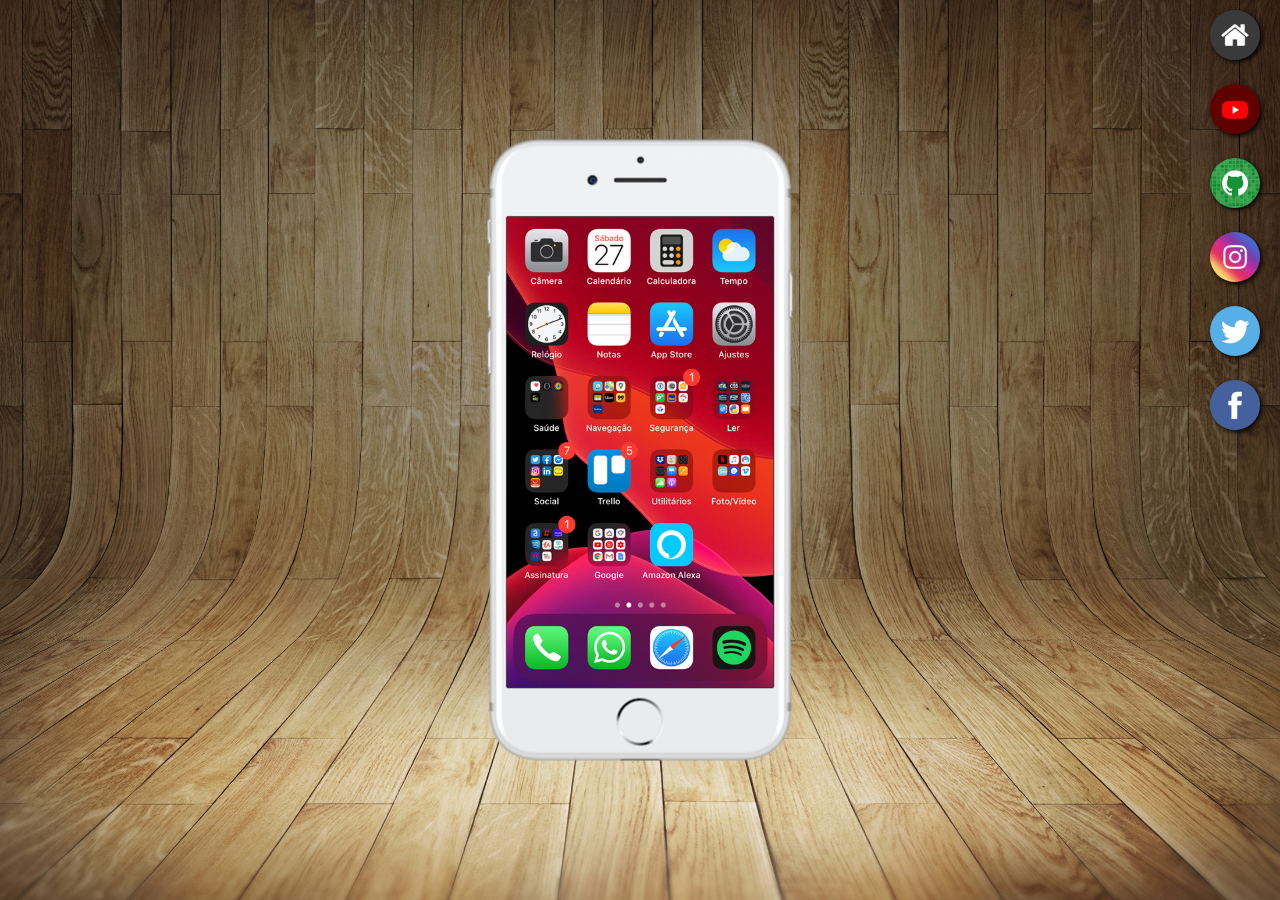
<file: index.html>
<!DOCTYPE html>
<html lang="pt-br">
<head>
    <meta charset="UTF-8">
    <meta name="viewport" content="width=device-width, initial-scale=1.0">
    <title>Projeto Redes Sociais</title>
    <link rel="stylesheet" href="estilos/style.css">
    <link rel="shortcut icon" href="favicon.ico" type="image/x-icon">
</head>
<body>
    <main>
        <section id="telefone">
            <iframe src="home.html" name="tela" id="tela" frameborder="0">
                Seu navegador não é compatível com isso.
            </iframe>
        </section>

        <section id="redes-sociais">
            <a href="home.html" target="tela"><img src="imagens/logo-home.jpg" alt=""></a><br>
            <a href="youtube.html" target="tela"> <img src="imagens/logo-youtube.jpg" alt=""></a><br>
            <a href="github.html" target="tela"><img src="imagens/logo-github.jpg" alt=""></a><br>
            <a href="instagram.html" target="tela"><img src="imagens/logo-instagram.jpg" alt=""></a><br>
            <a href="twitter.html" target="tela"><img src="imagens/logo-twitter.jpg" alt=""></a><br>
            <a href="facebook.html" target="tela"><img src="imagens/logo-facebook.jpg" alt=""></a><br>
        </section>
    </main>
    
</body>
</html>
</file>
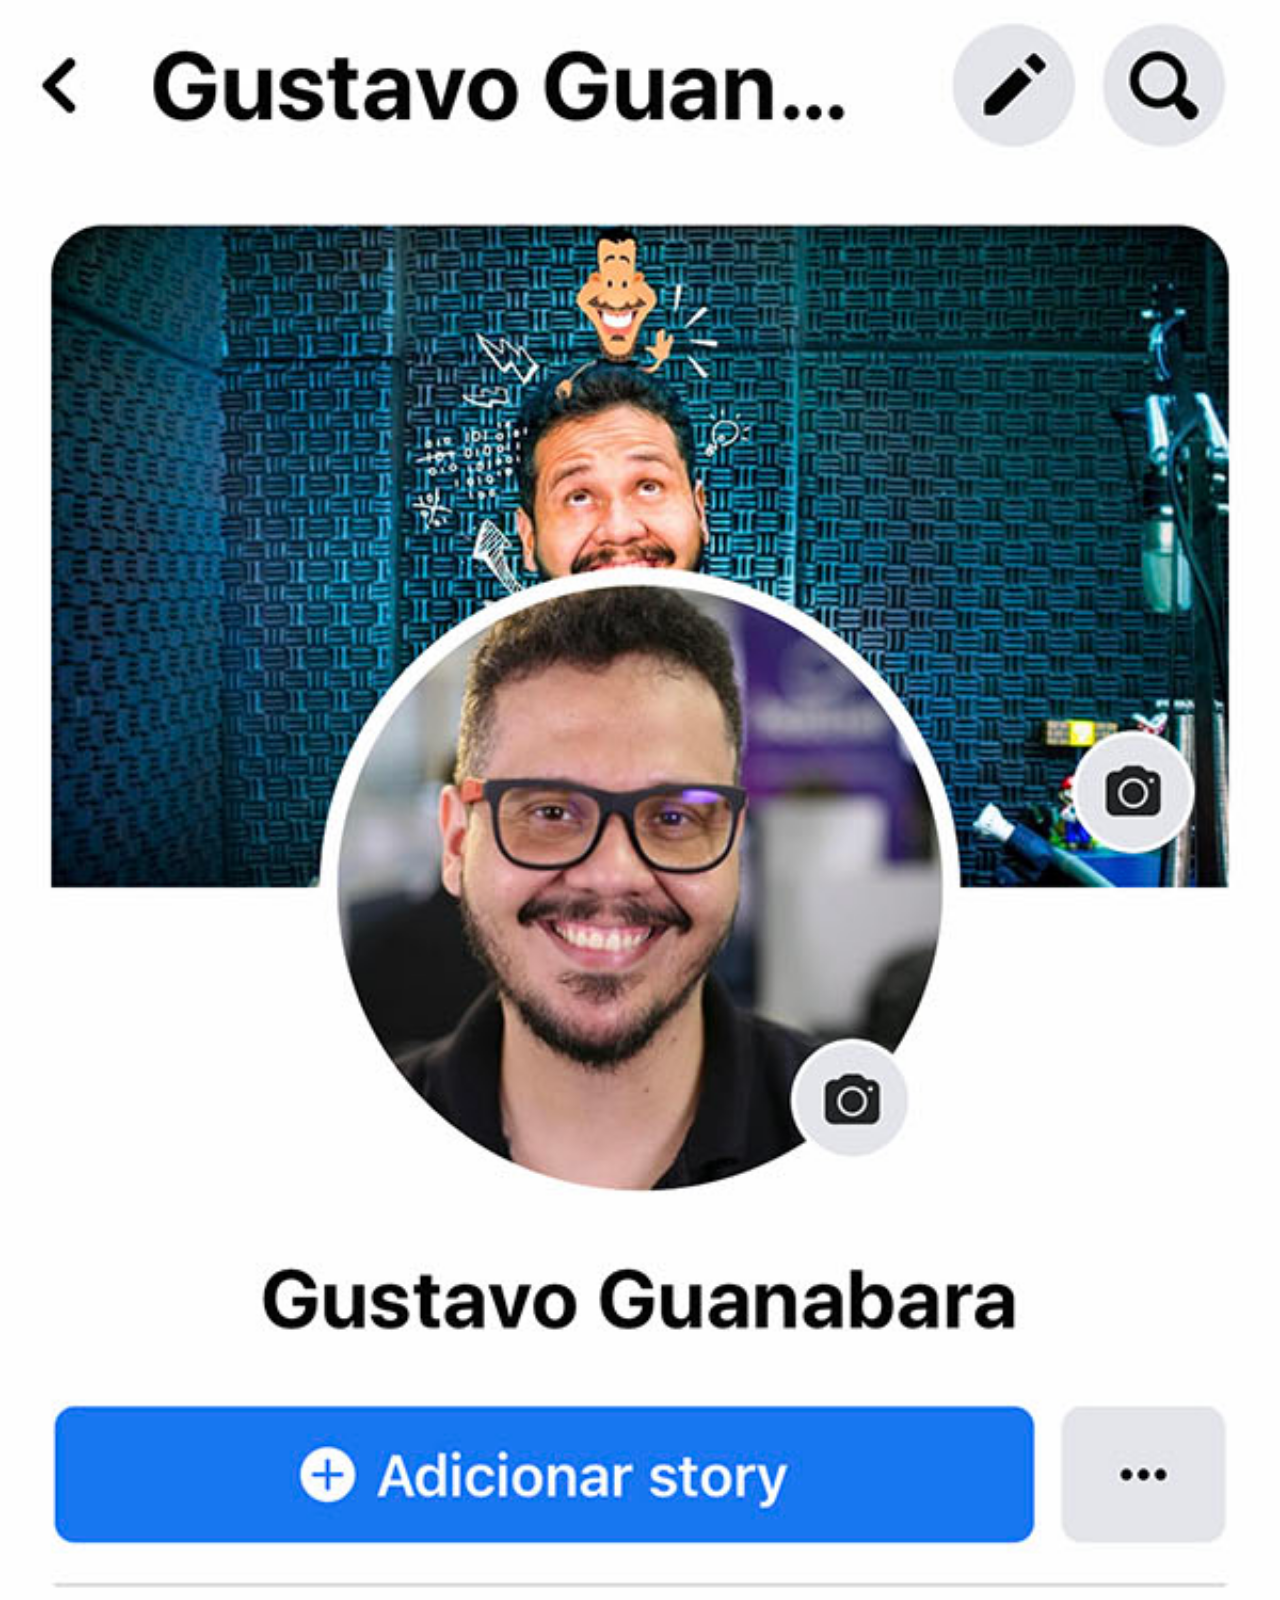
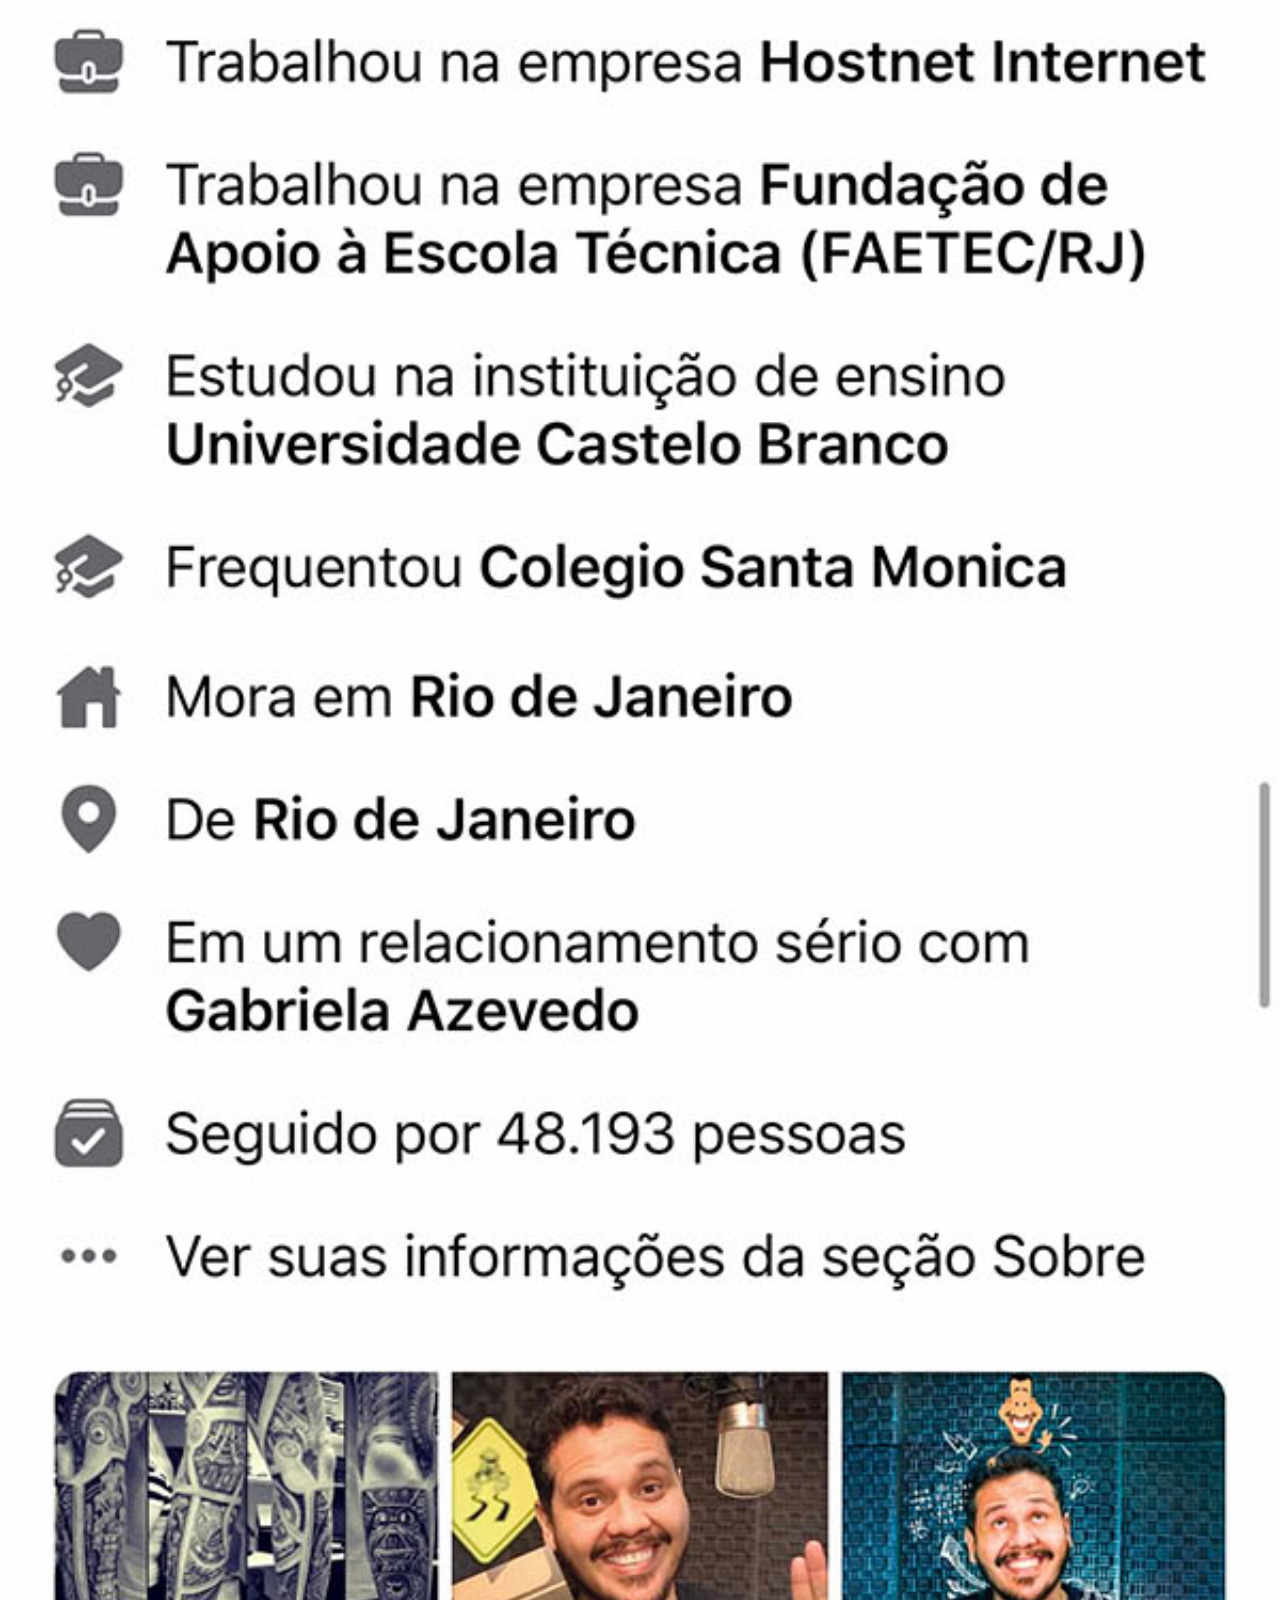
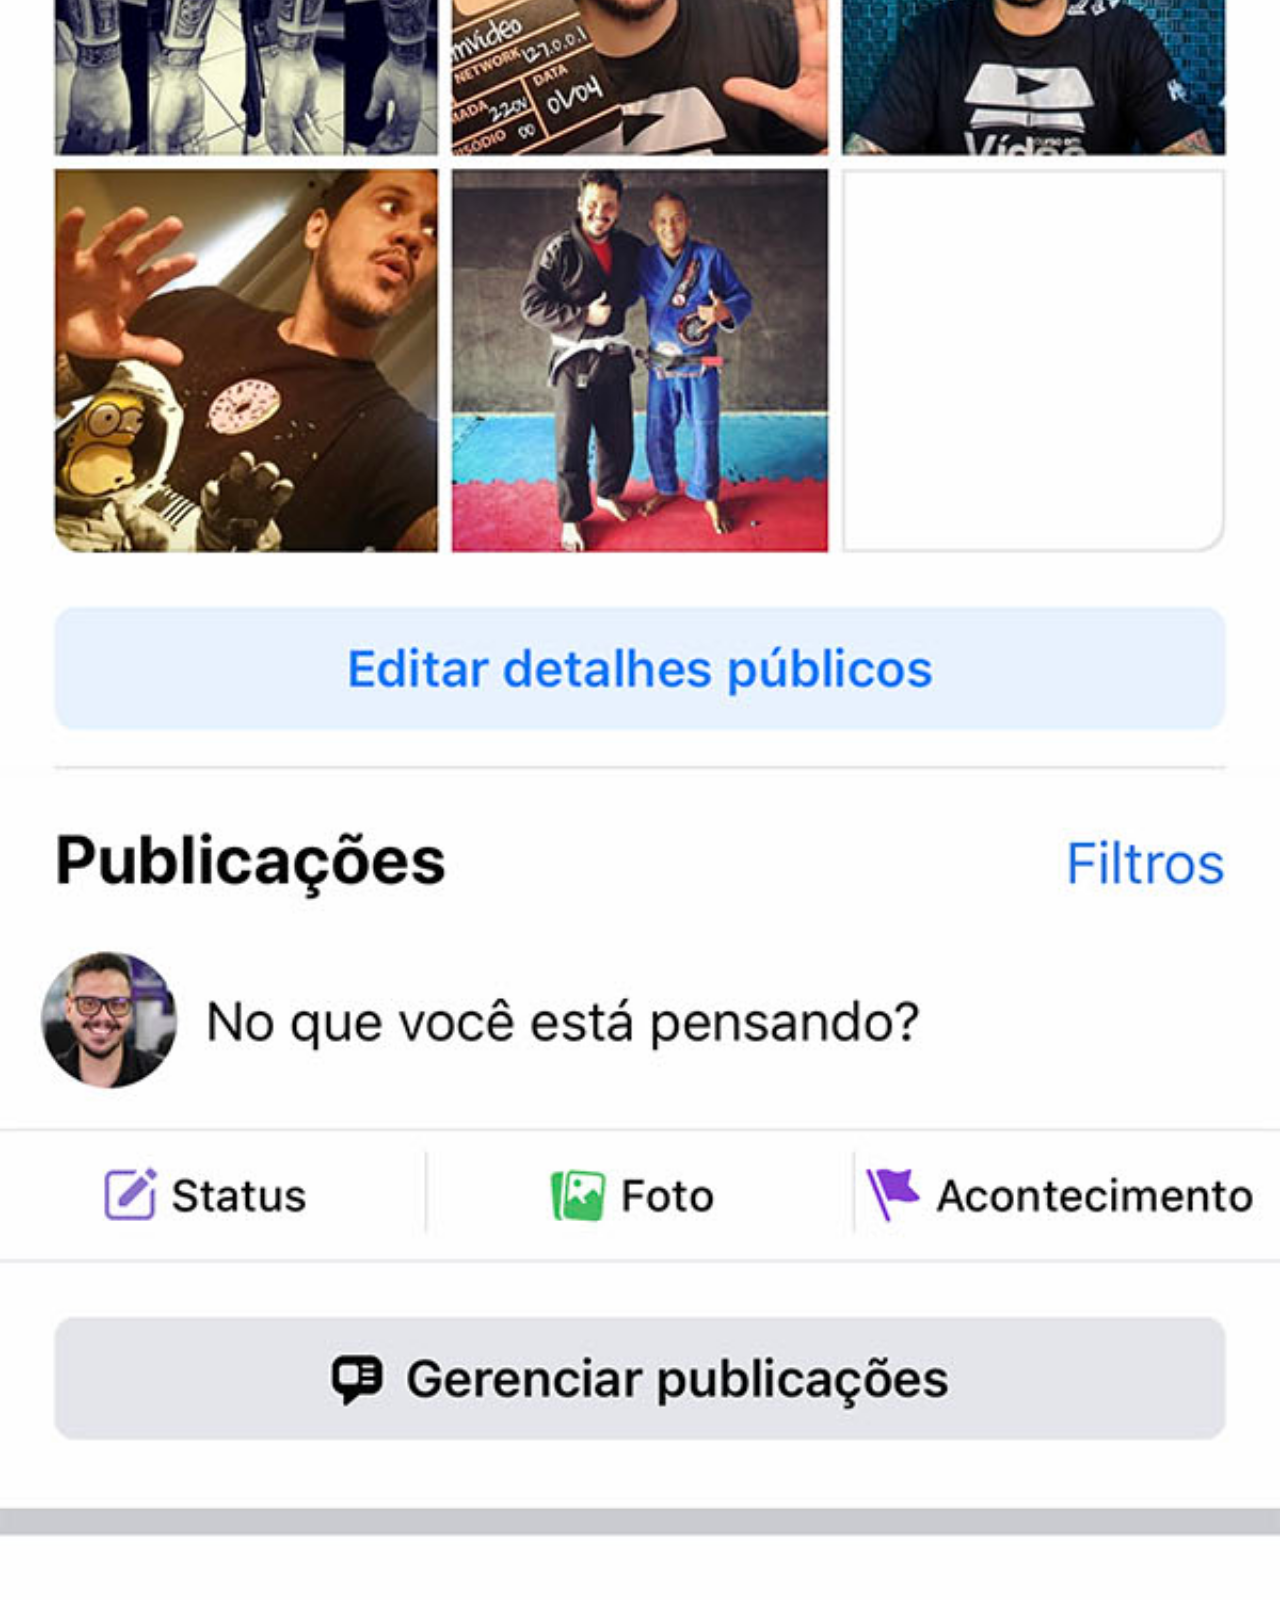
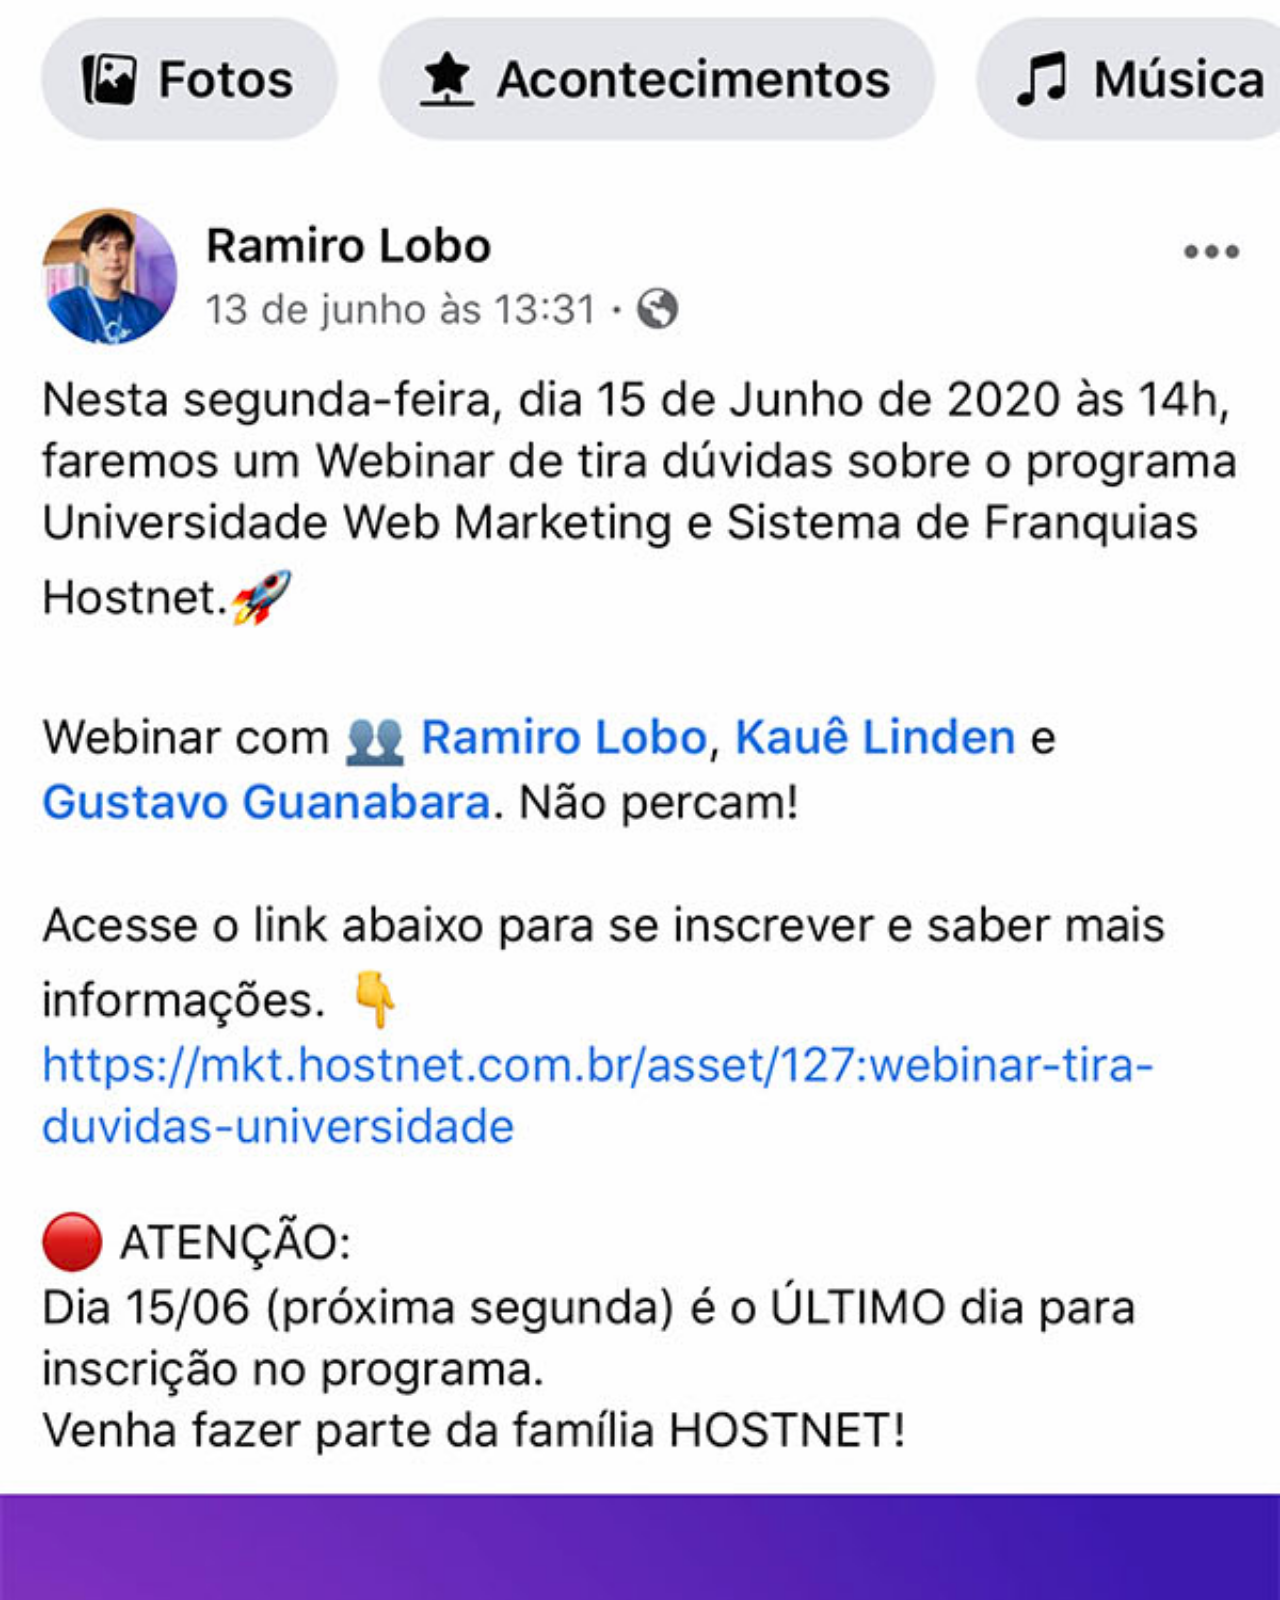
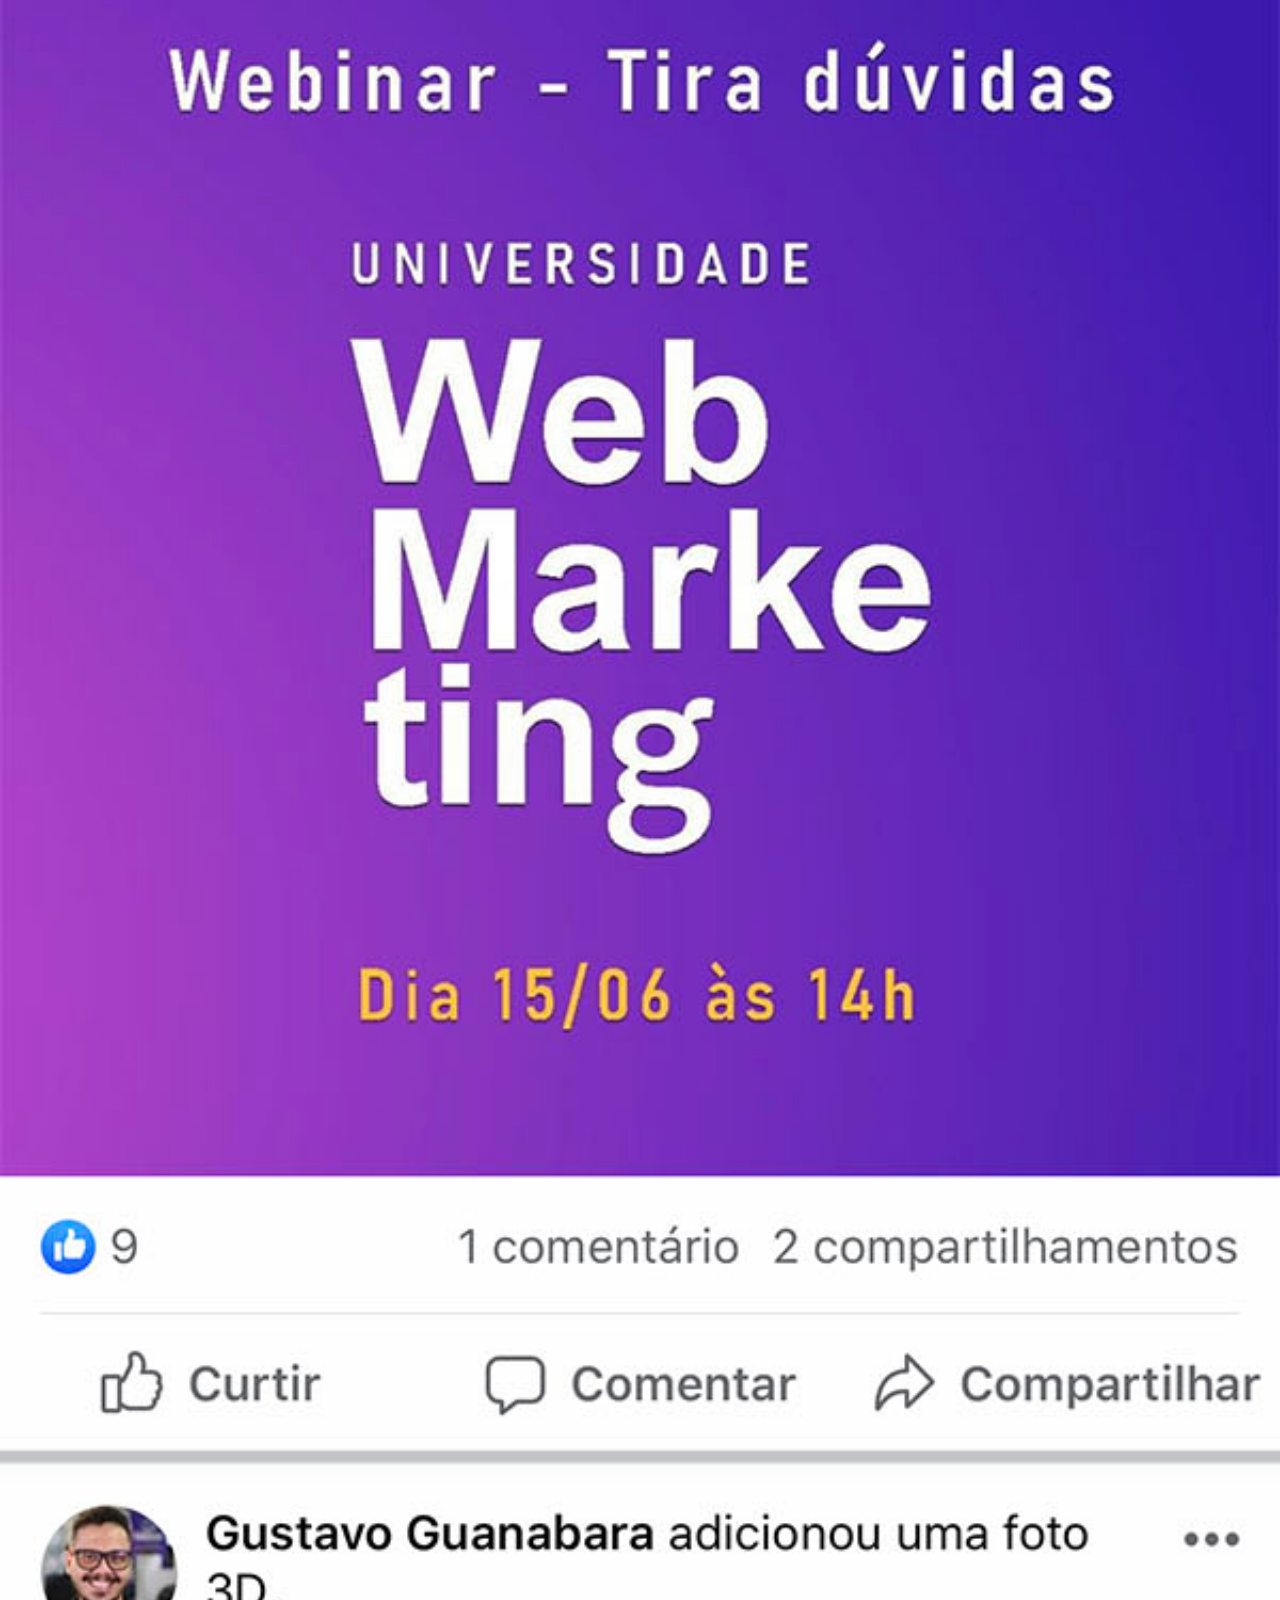
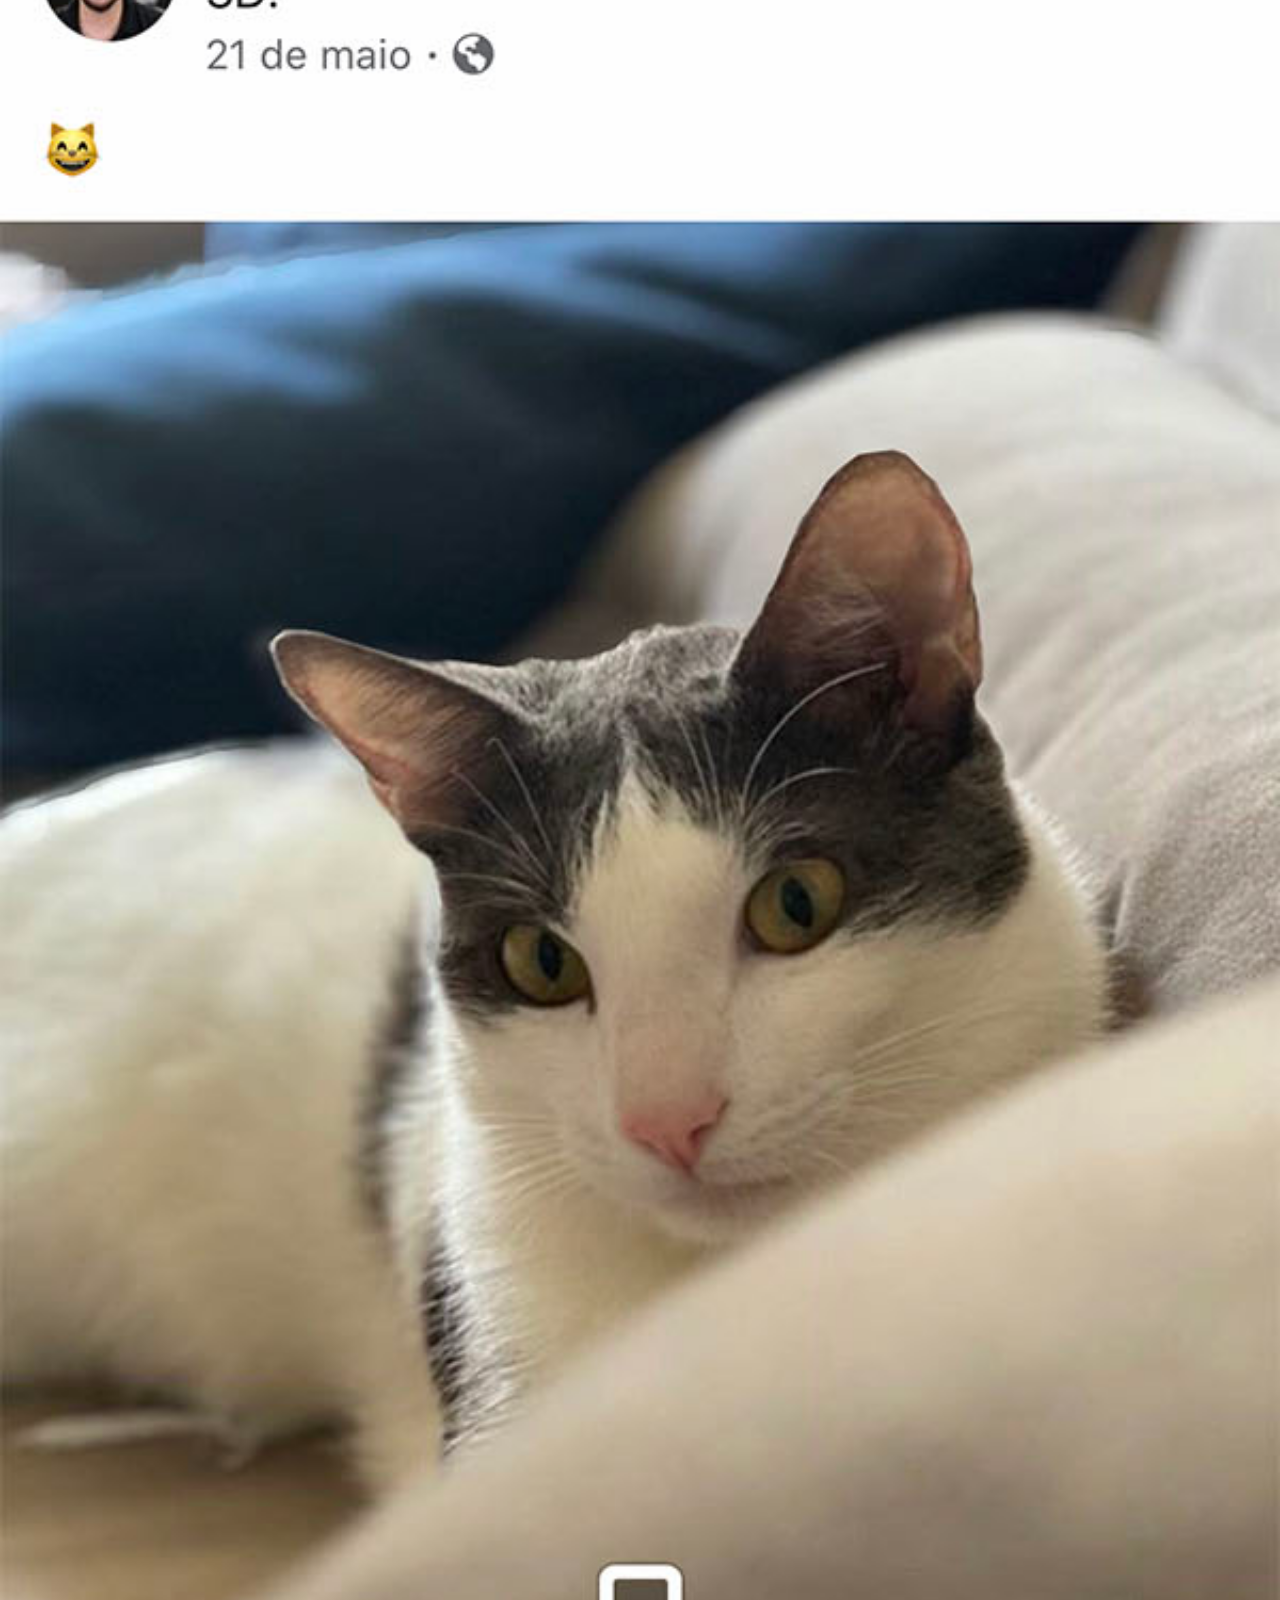
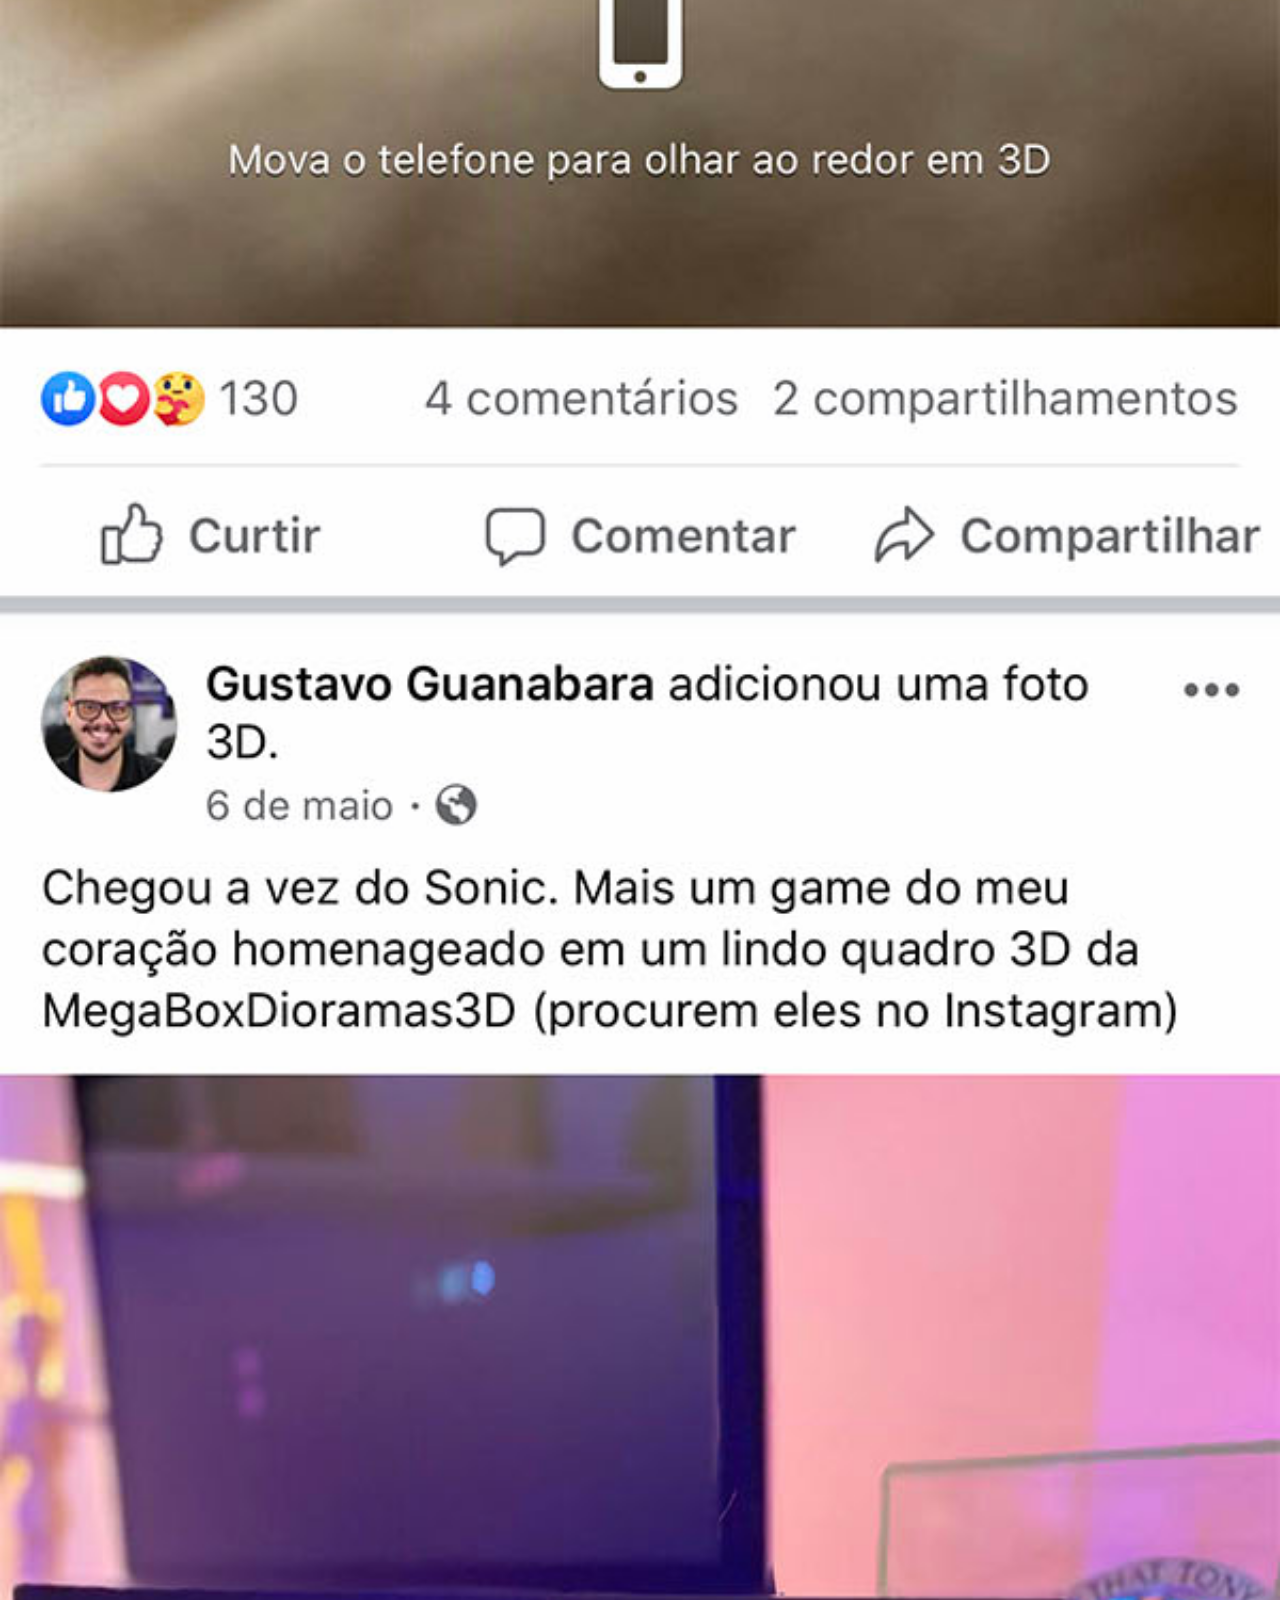
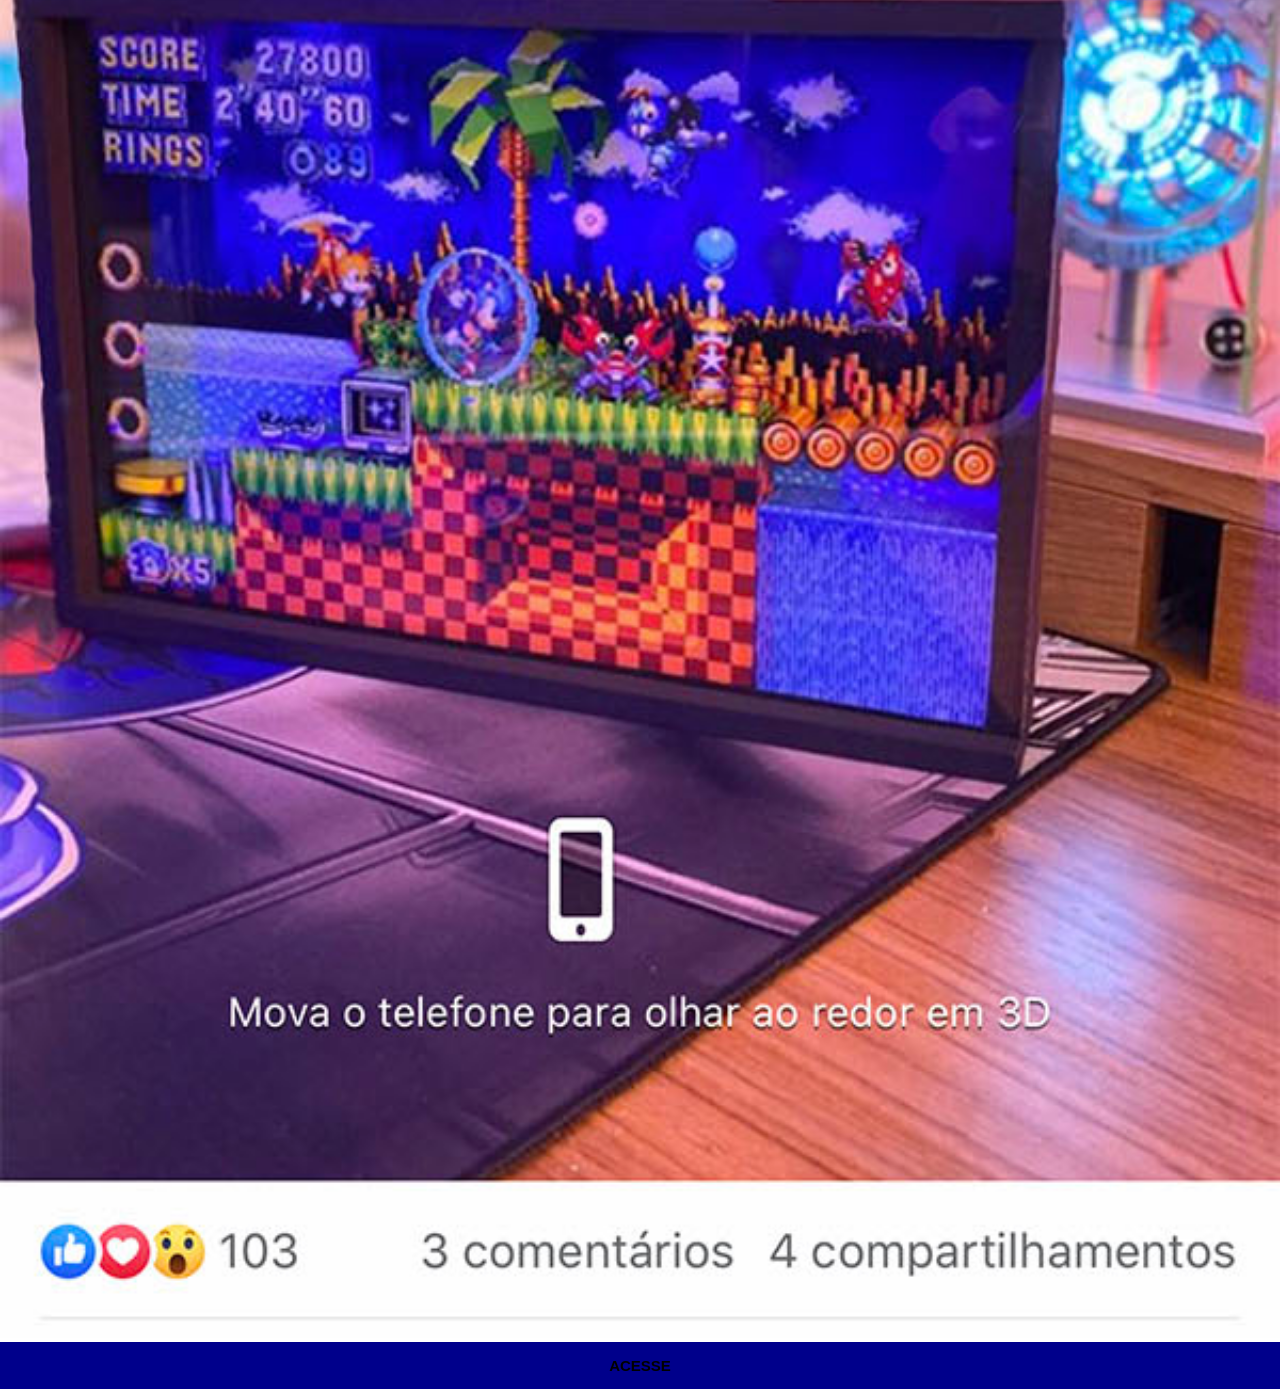
<file: facebook.html>
<!DOCTYPE html>
<html lang="pt-br">
<head>
    <meta charset="UTF-8">
    <meta name="viewport" content="width=device-width, initial-scale=1.0">
    <title>Facebook</title>
    <link rel="stylesheet" href="estilos/social.css">
</head>
<body>
    <img src="imagens/tela-facebook.jpg" alt="Facebook">
    <a href="https://www.facebook.com/gustavoguanabara/?locale=pt_BR" target="_blank">ACESSE</a>
</body>
</html>
</file>
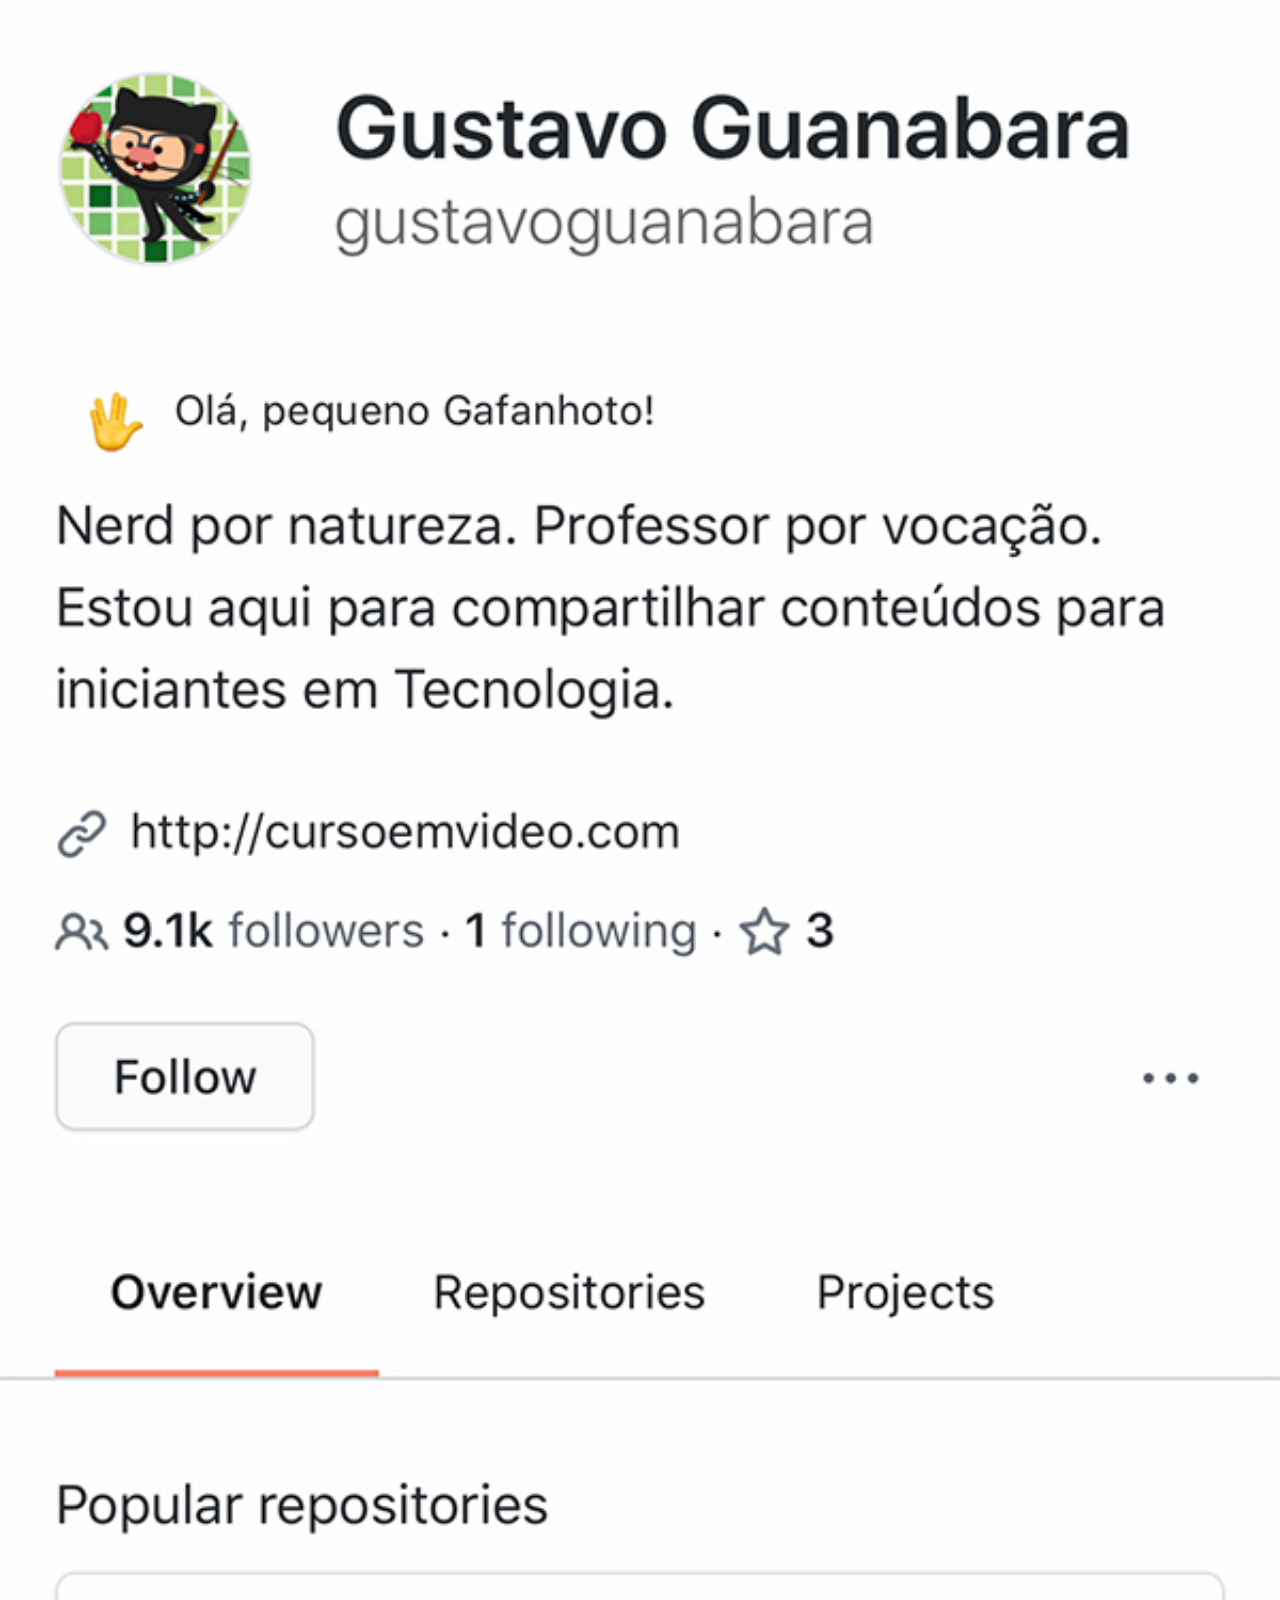
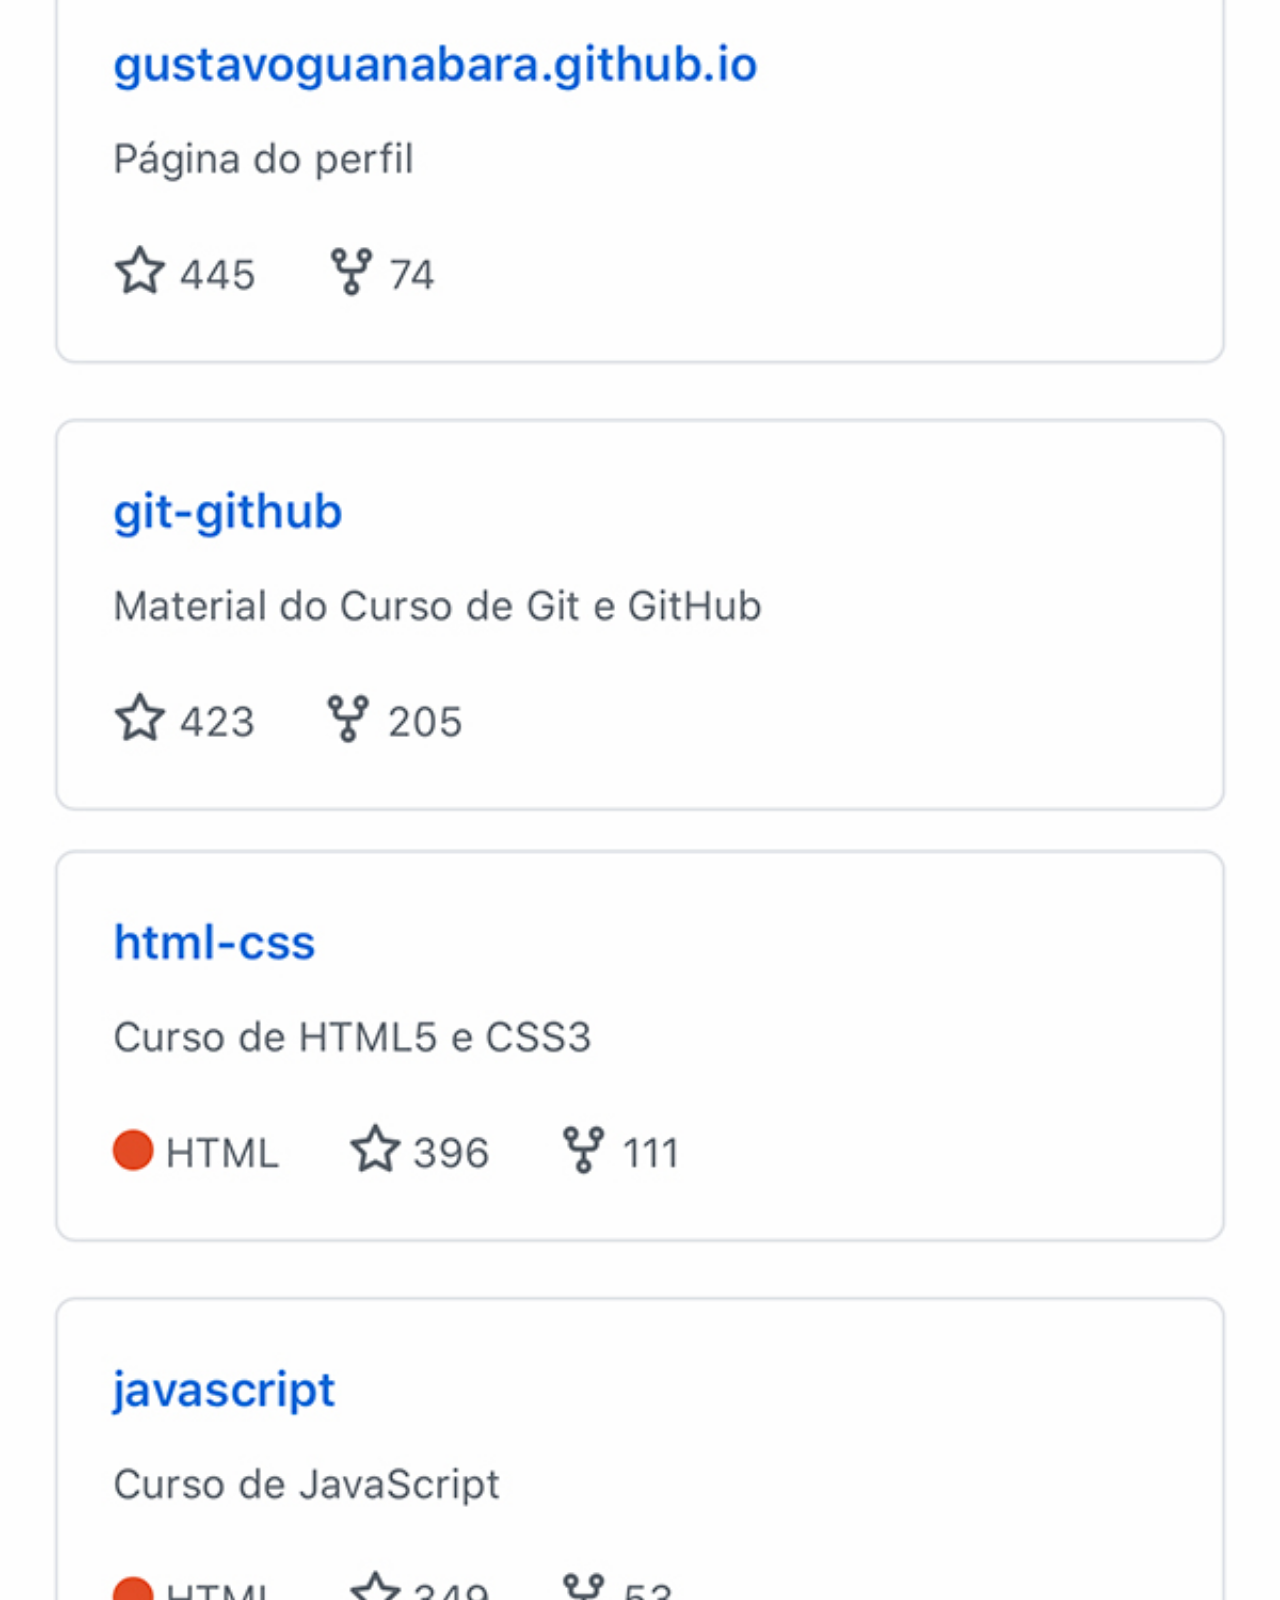
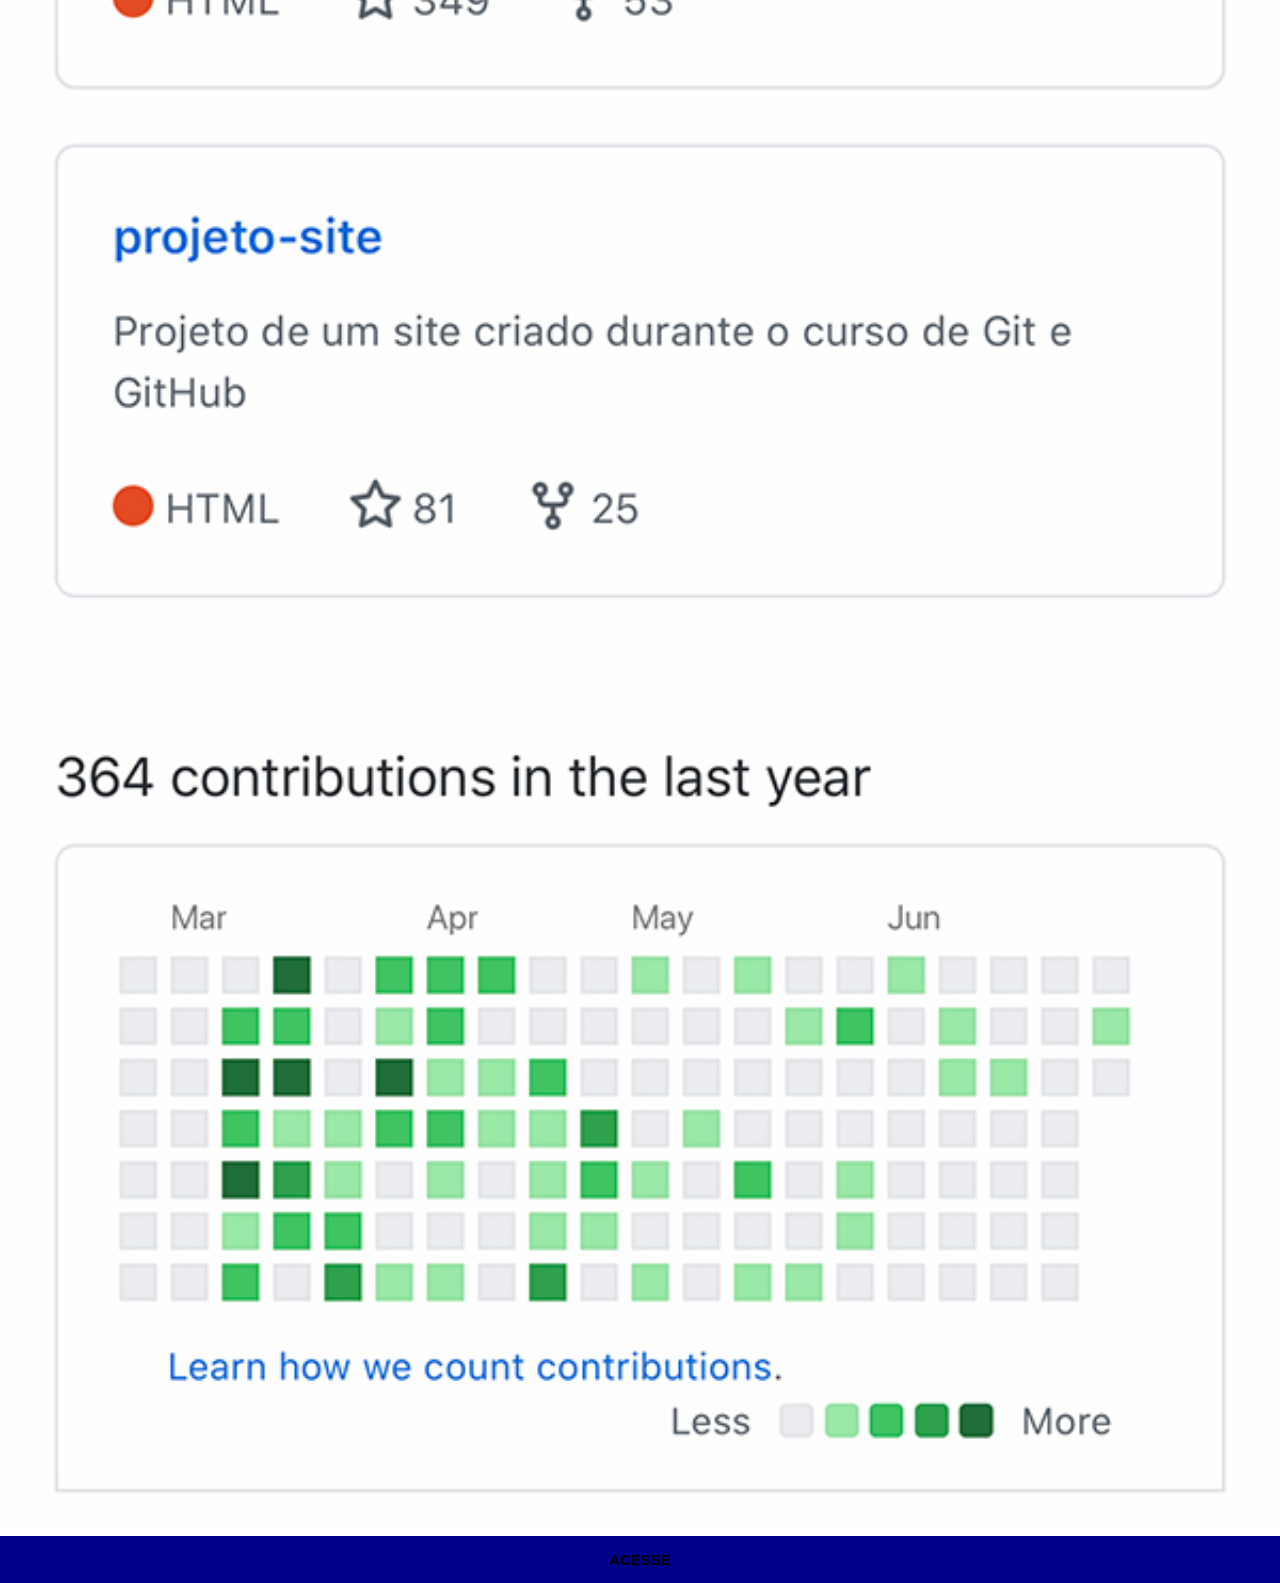
<file: github.html>
<!DOCTYPE html>
<html lang="pt-br">
<head>
    <meta charset="UTF-8">
    <meta name="viewport" content="width=device-width, initial-scale=1.0">
    <title>Github</title>
    <link rel="stylesheet" href="estilos/social.css">
</head>
<body>
    <img src="imagens/tela-github.jpg" alt="Github">
    <a href="https://github.com/gustavoguanabara" target="_blank">ACESSE</a>
</body>
</html>
</file>
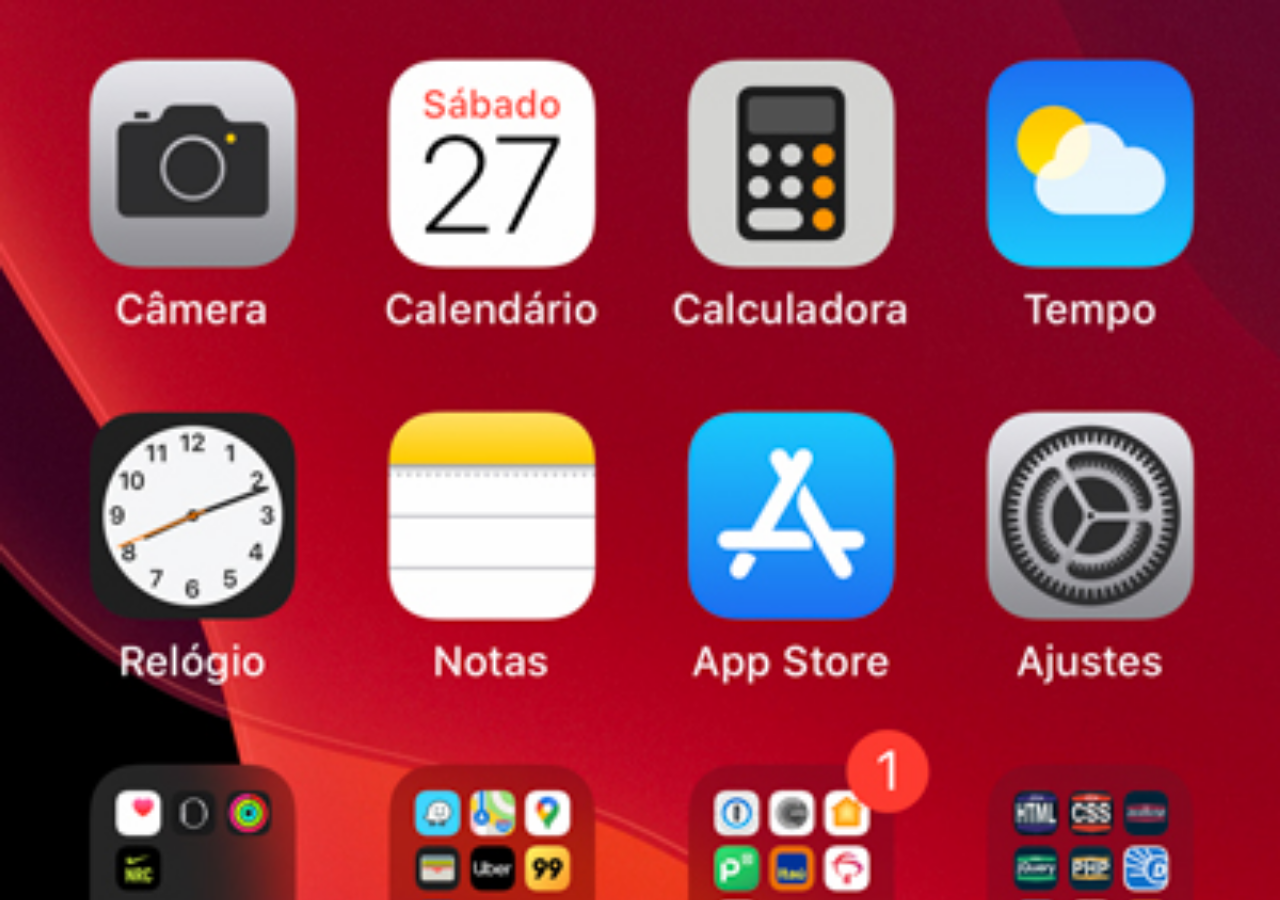
<file: home.html>
<!DOCTYPE html>
<html lang="pt-br">
<head>
    <meta charset="UTF-8">
    <meta name="viewport" content="width=device-width, initial-scale=1.0">
    <title>Home</title>
</head>
<style>

    * {
        margin: 0px;
        padding: 0px;
    }

    body{
        width: 100vw;
        height: 100vh;
        background: black url(imagens/tela-home.jpg) no-repeat top center;
        background-size:cover;
    }

</style>
<body>
    
</body>
</html>
</file>
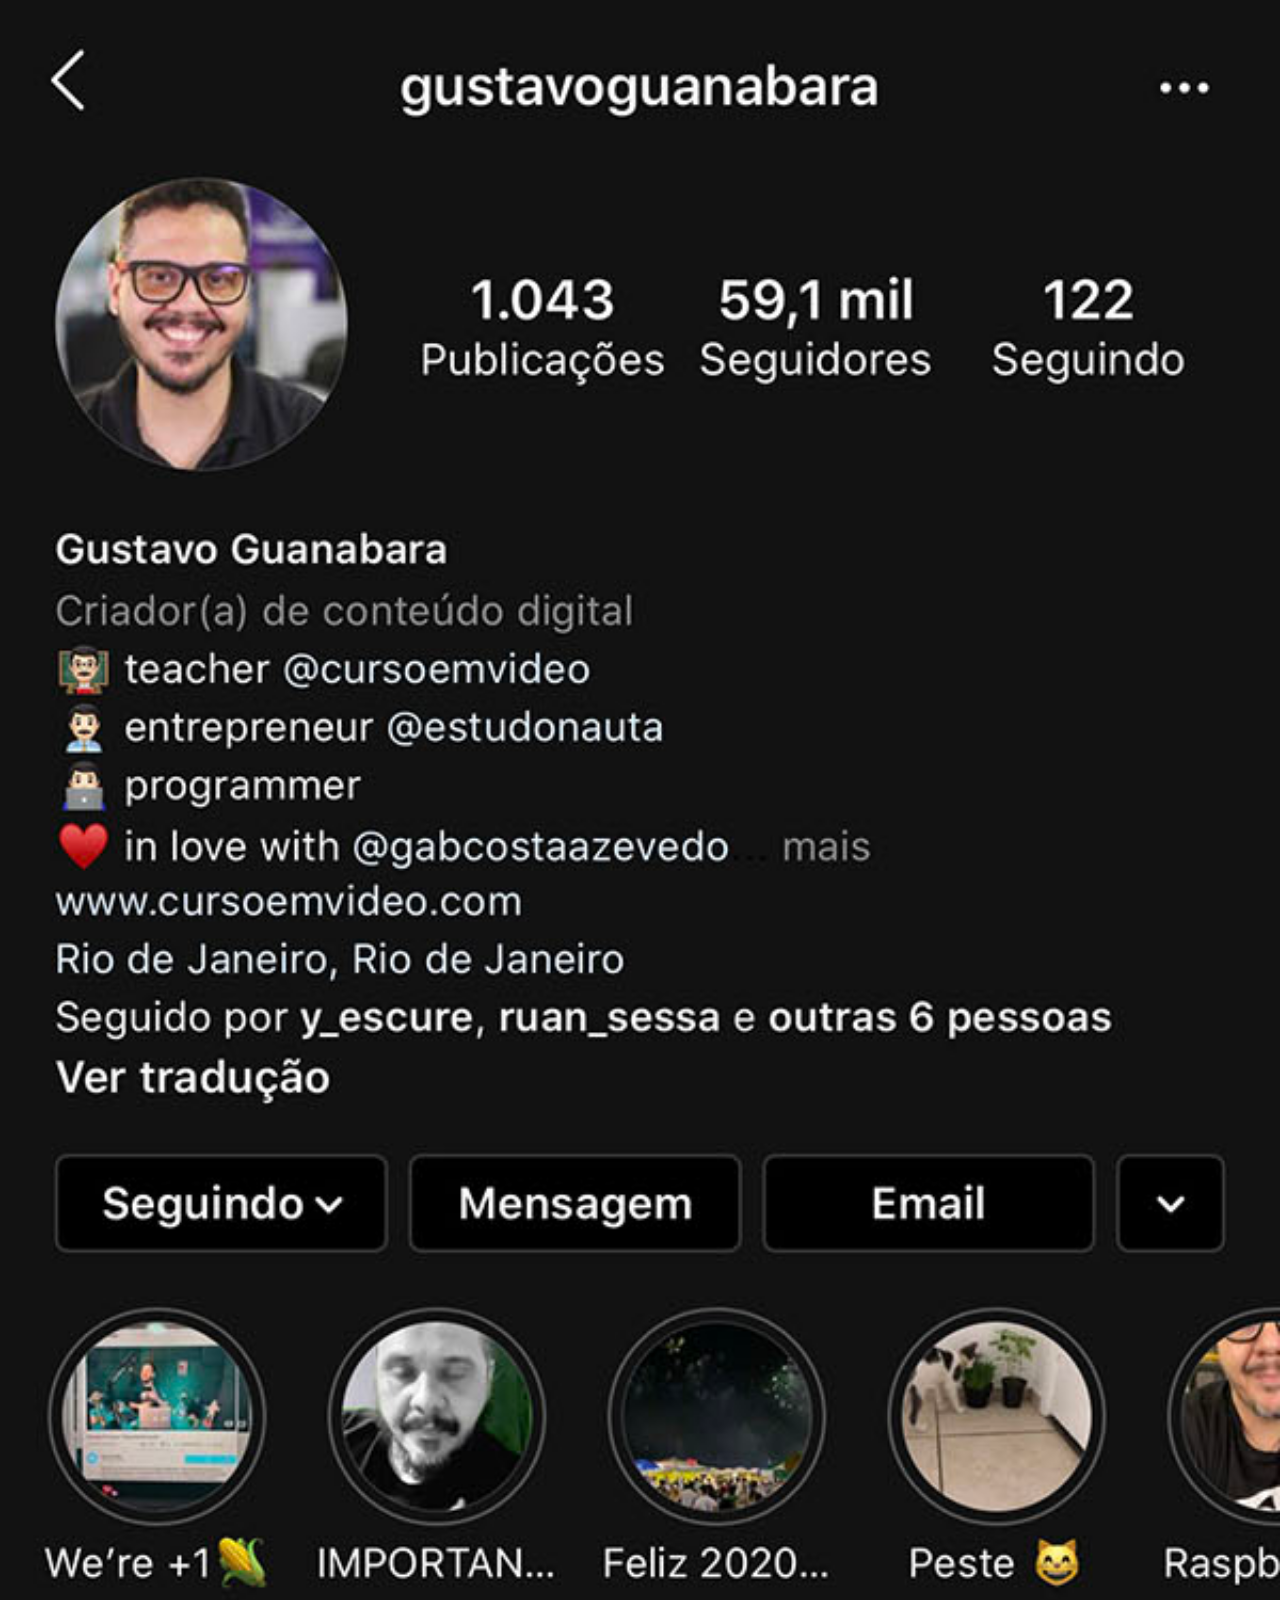
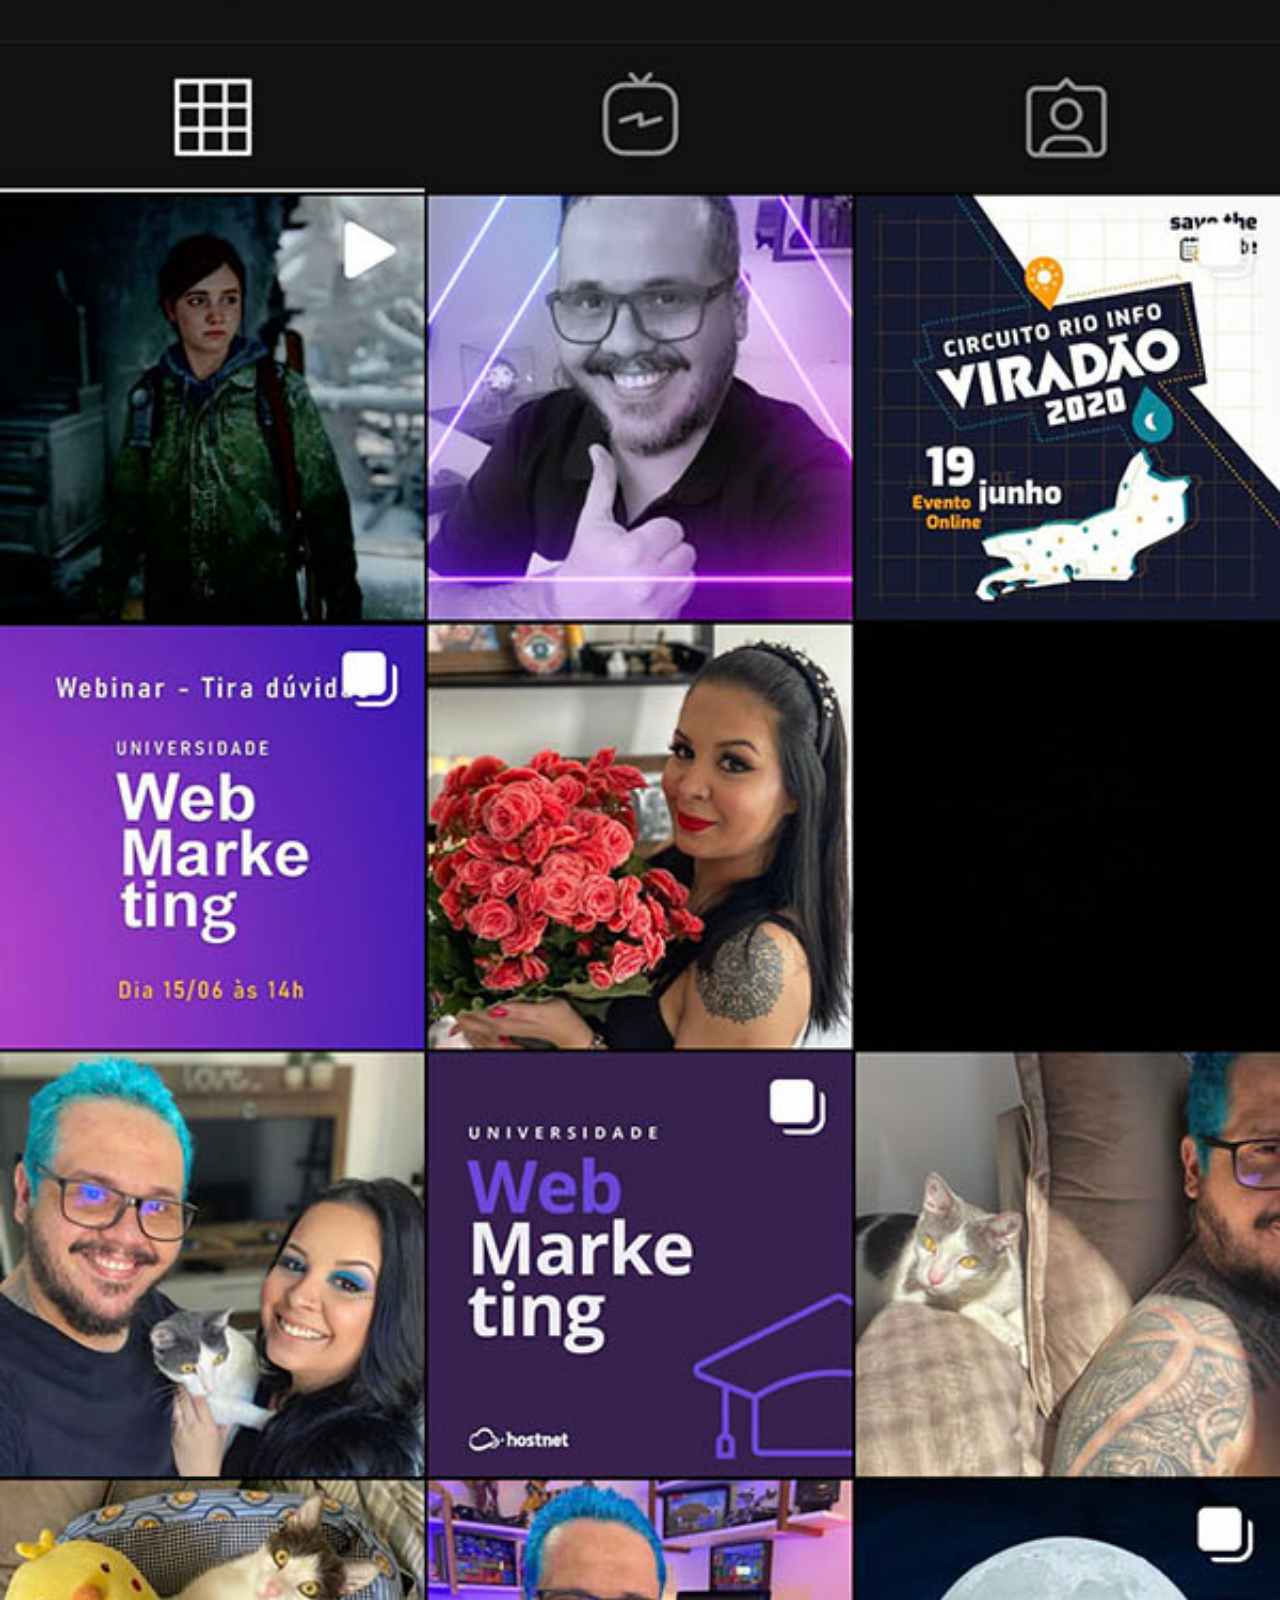
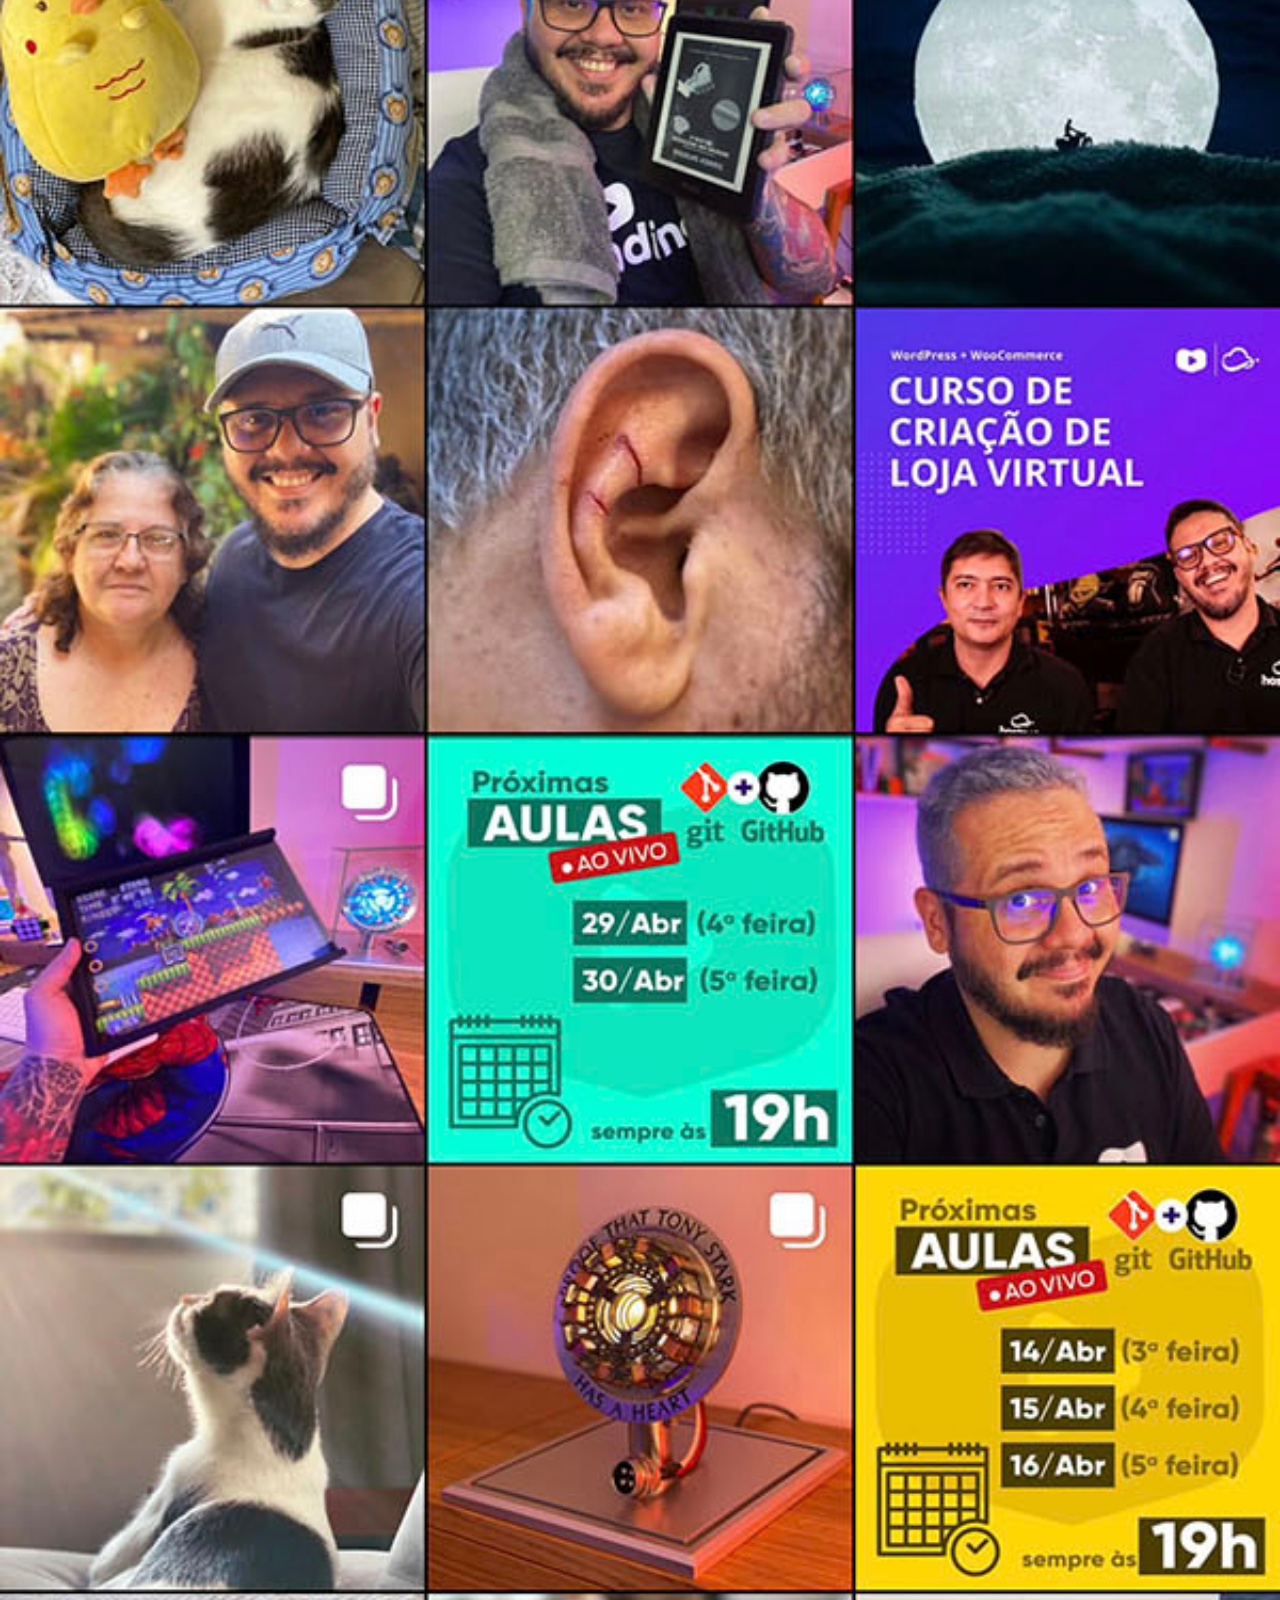
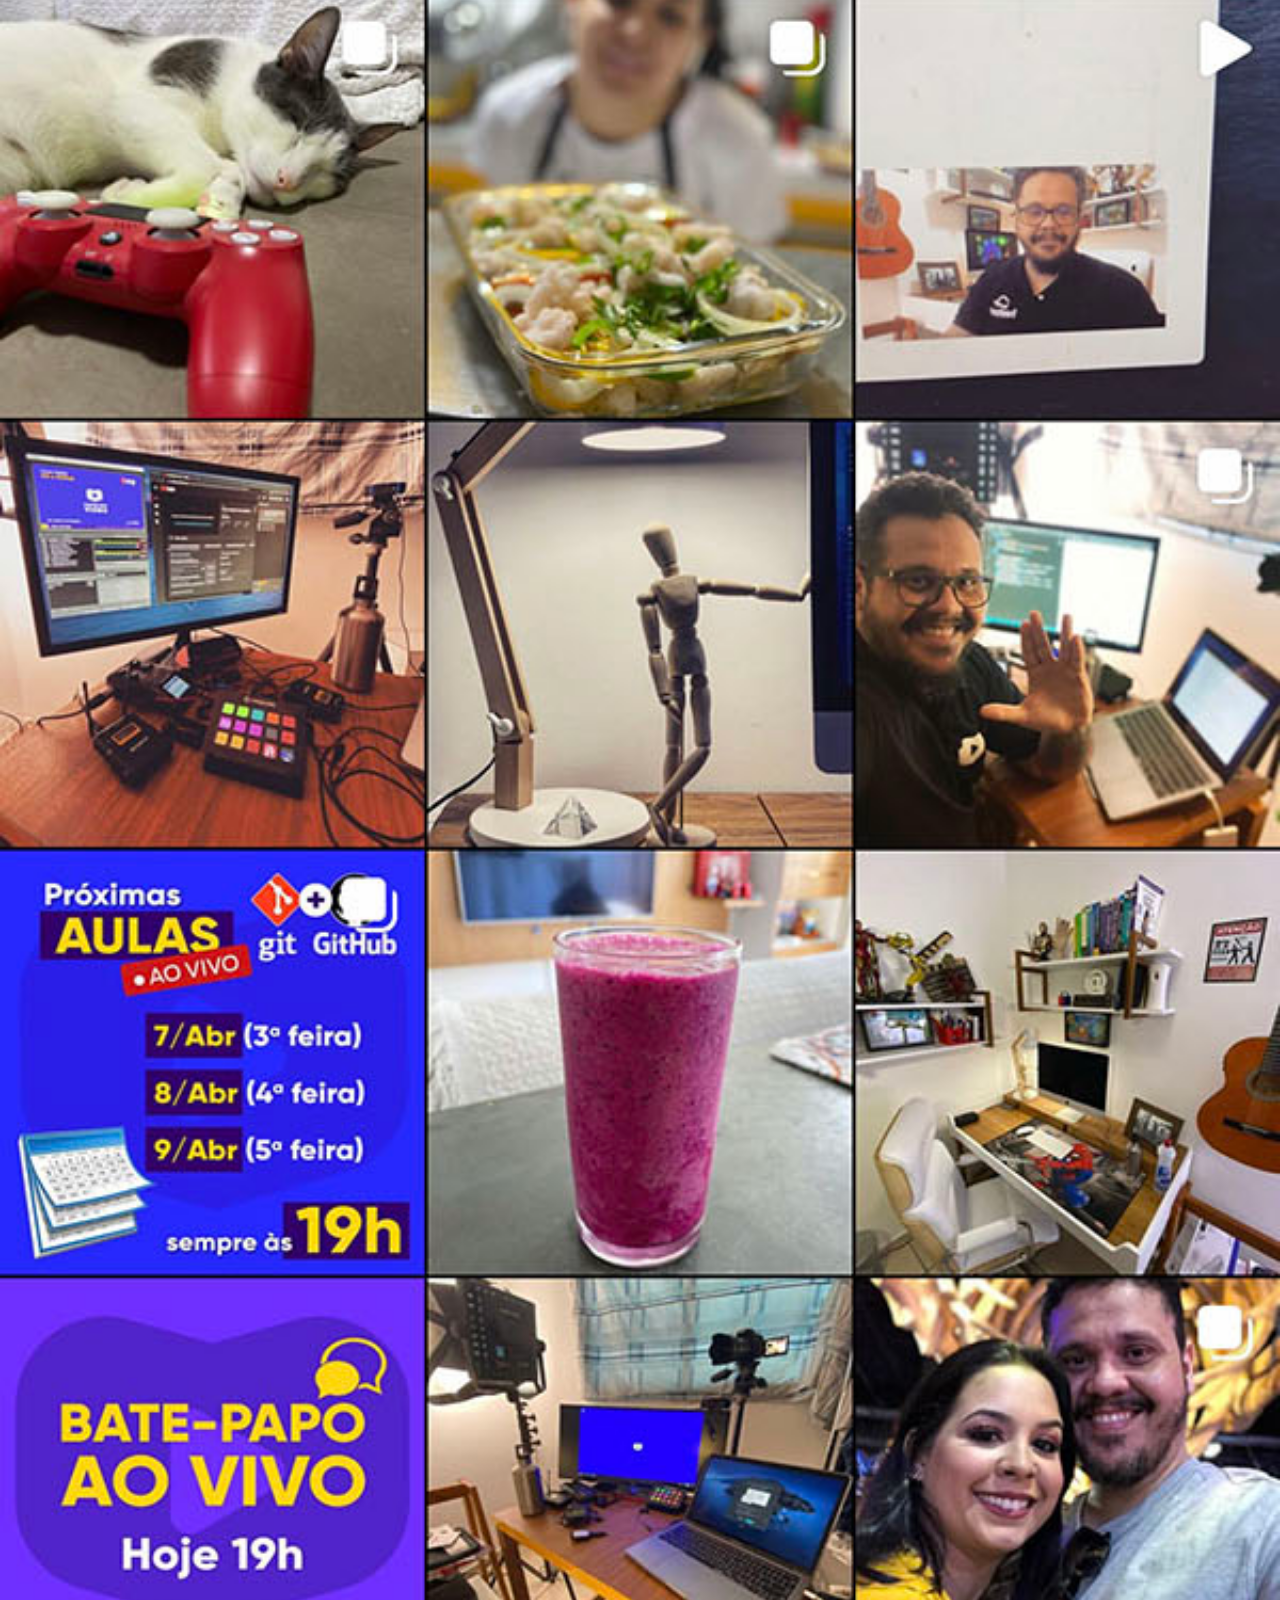
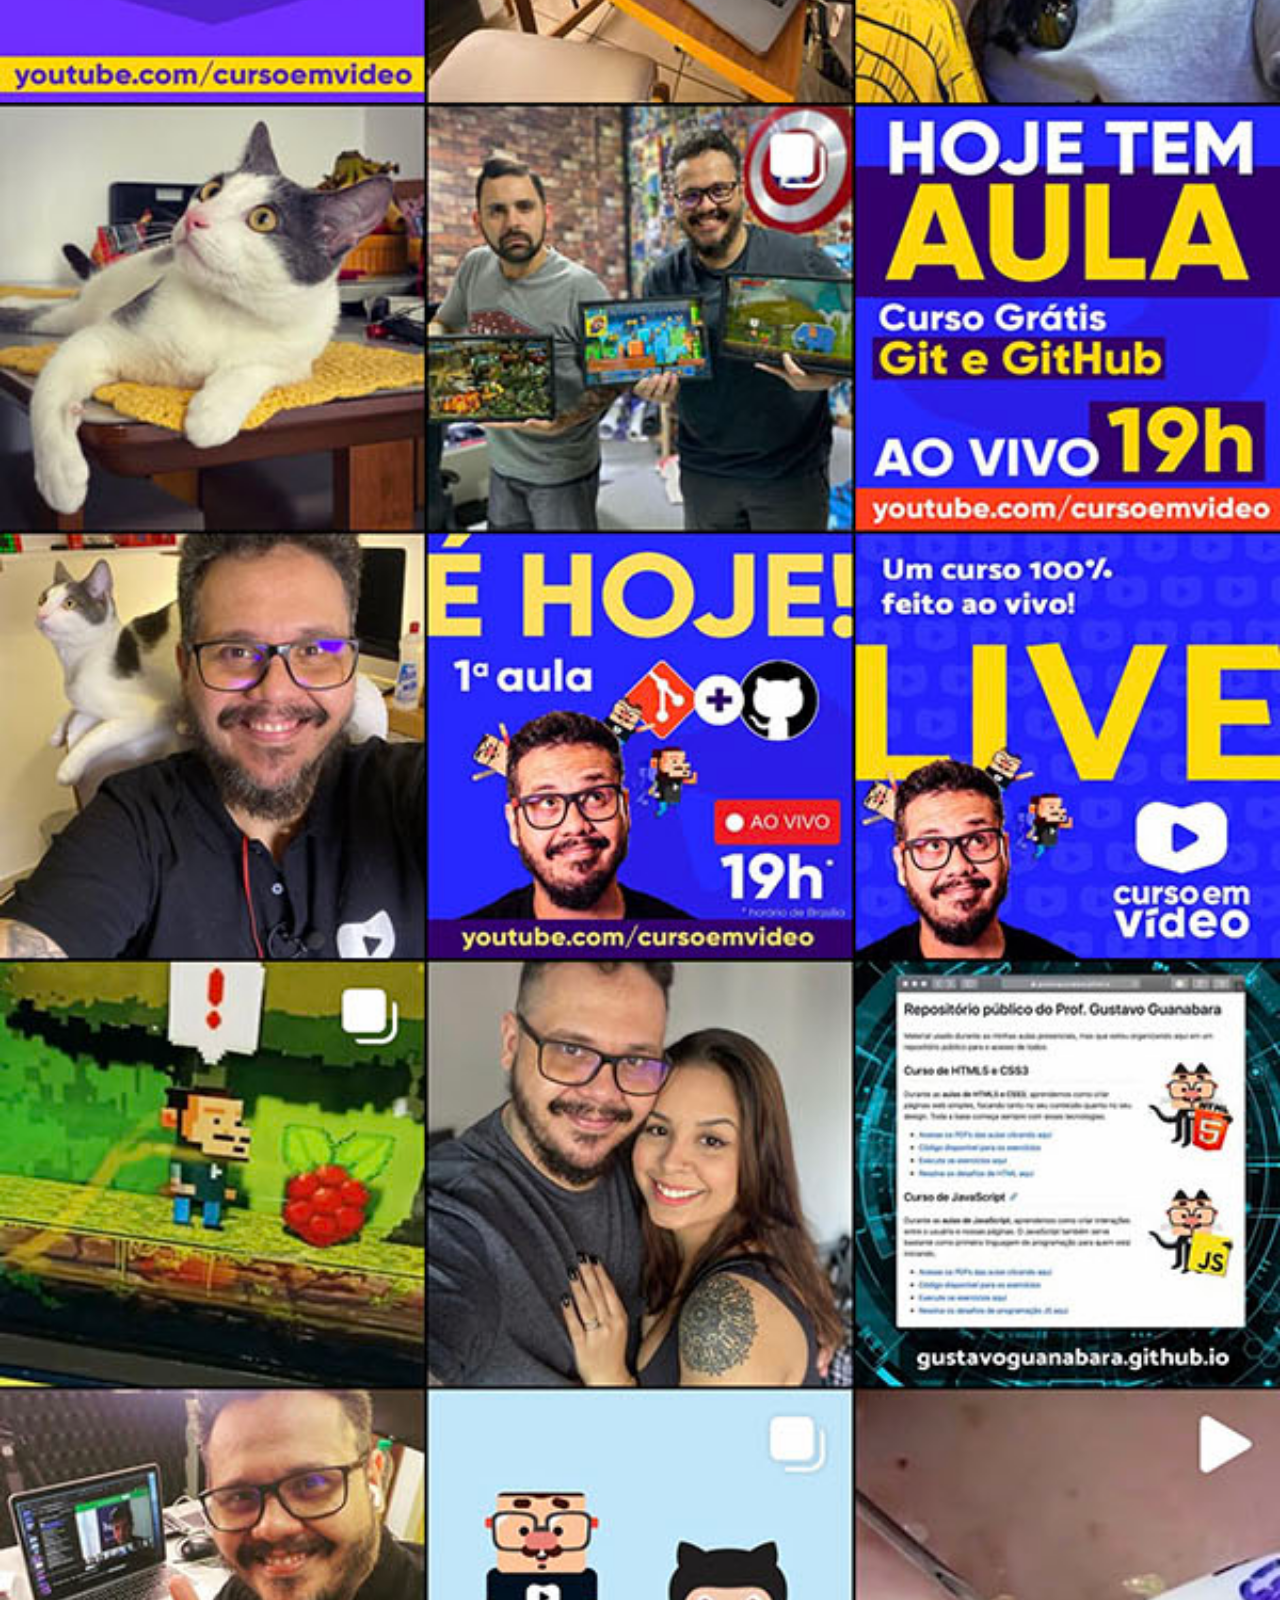
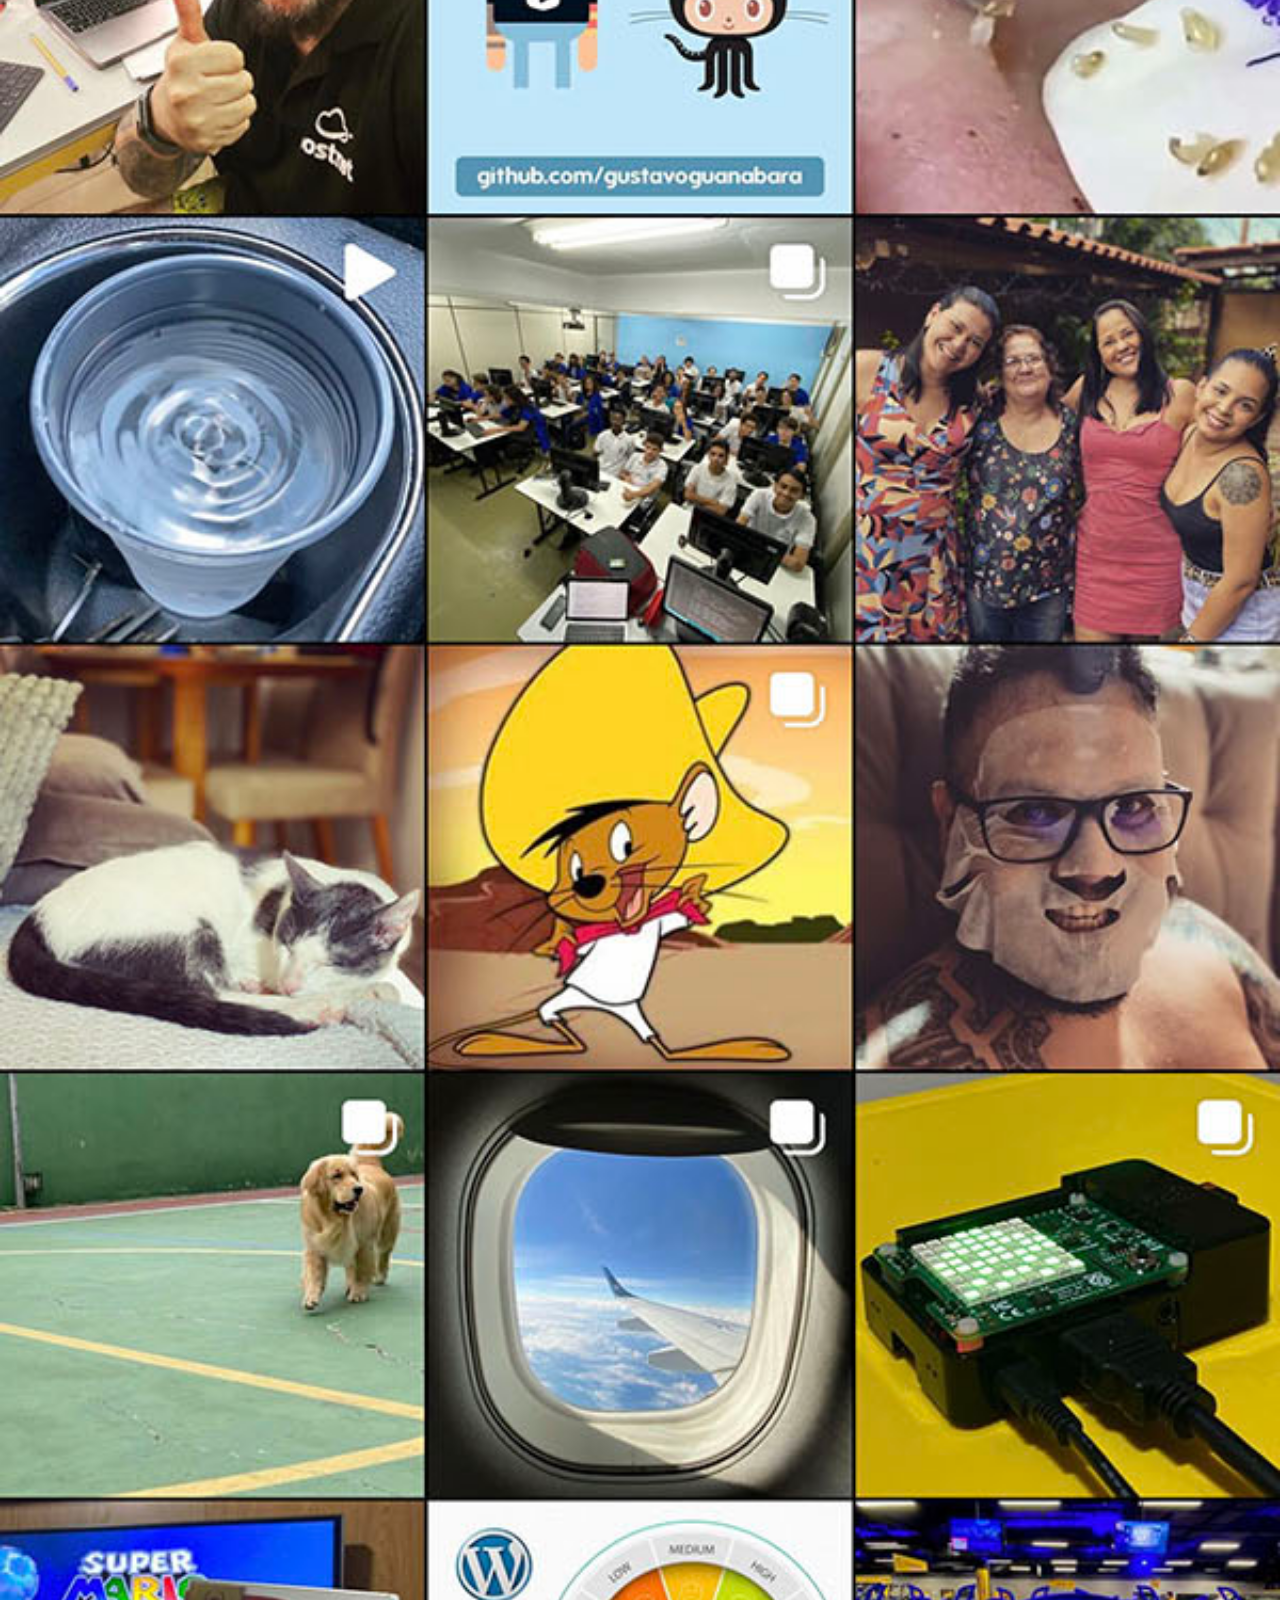
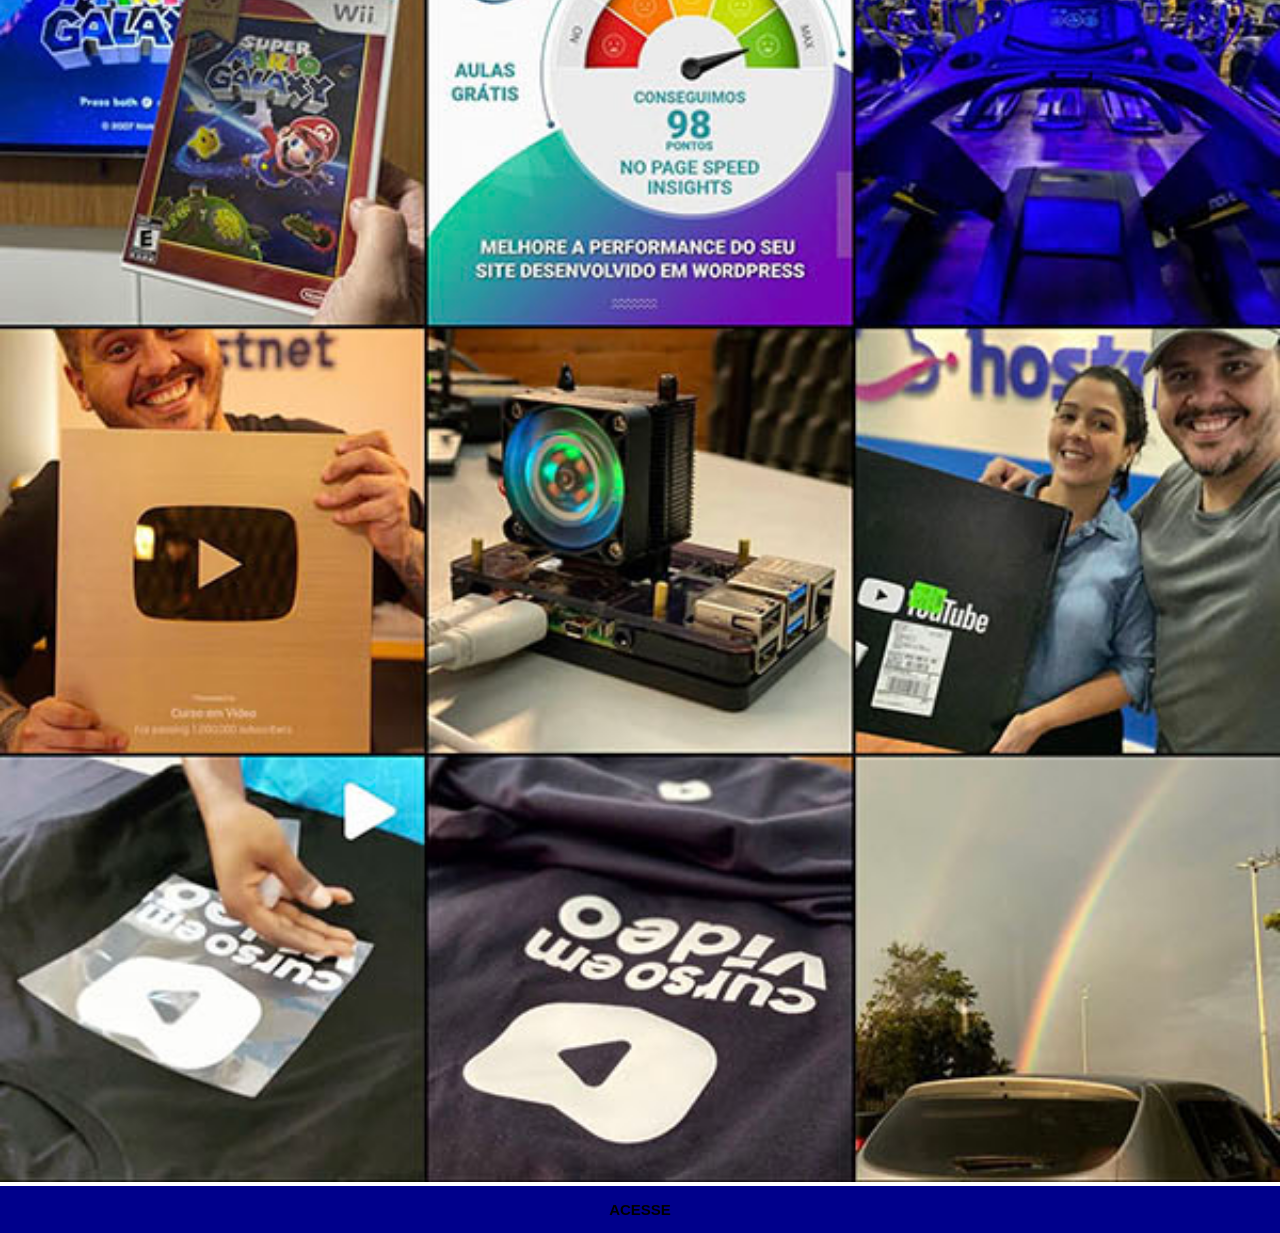
<file: instagram.html>
<!DOCTYPE html>
<html lang="pt-br">
<head>
    <meta charset="UTF-8">
    <meta name="viewport" content="width=device-width, initial-scale=1.0">
    <title>Instagram</title>
    <link rel="stylesheet" href="estilos/social.css">
</head>
<body>
    <img src="imagens/tela-instagram.jpg" alt="Instagram">
    <a href="https://www.instagram.com/gustavoguanabara" target="_blank">ACESSE</a>
</body>
</html>
</file>
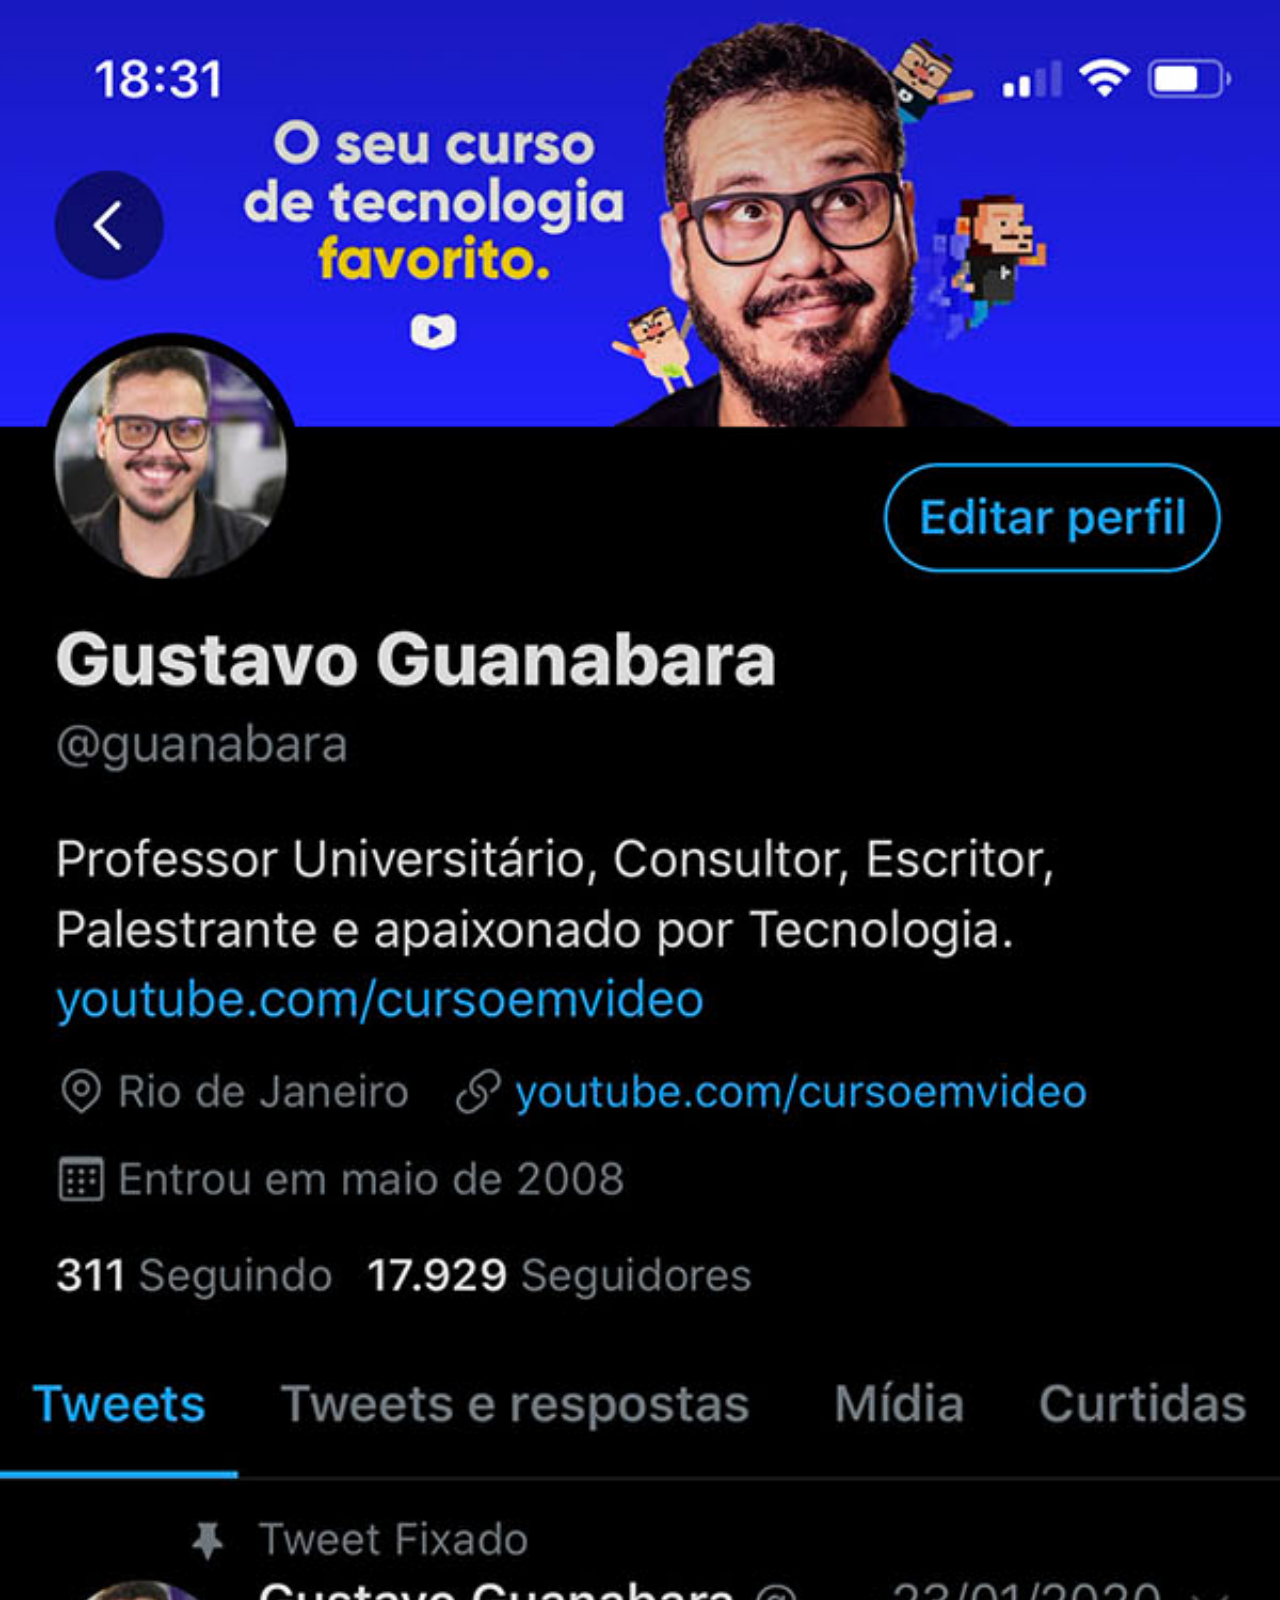
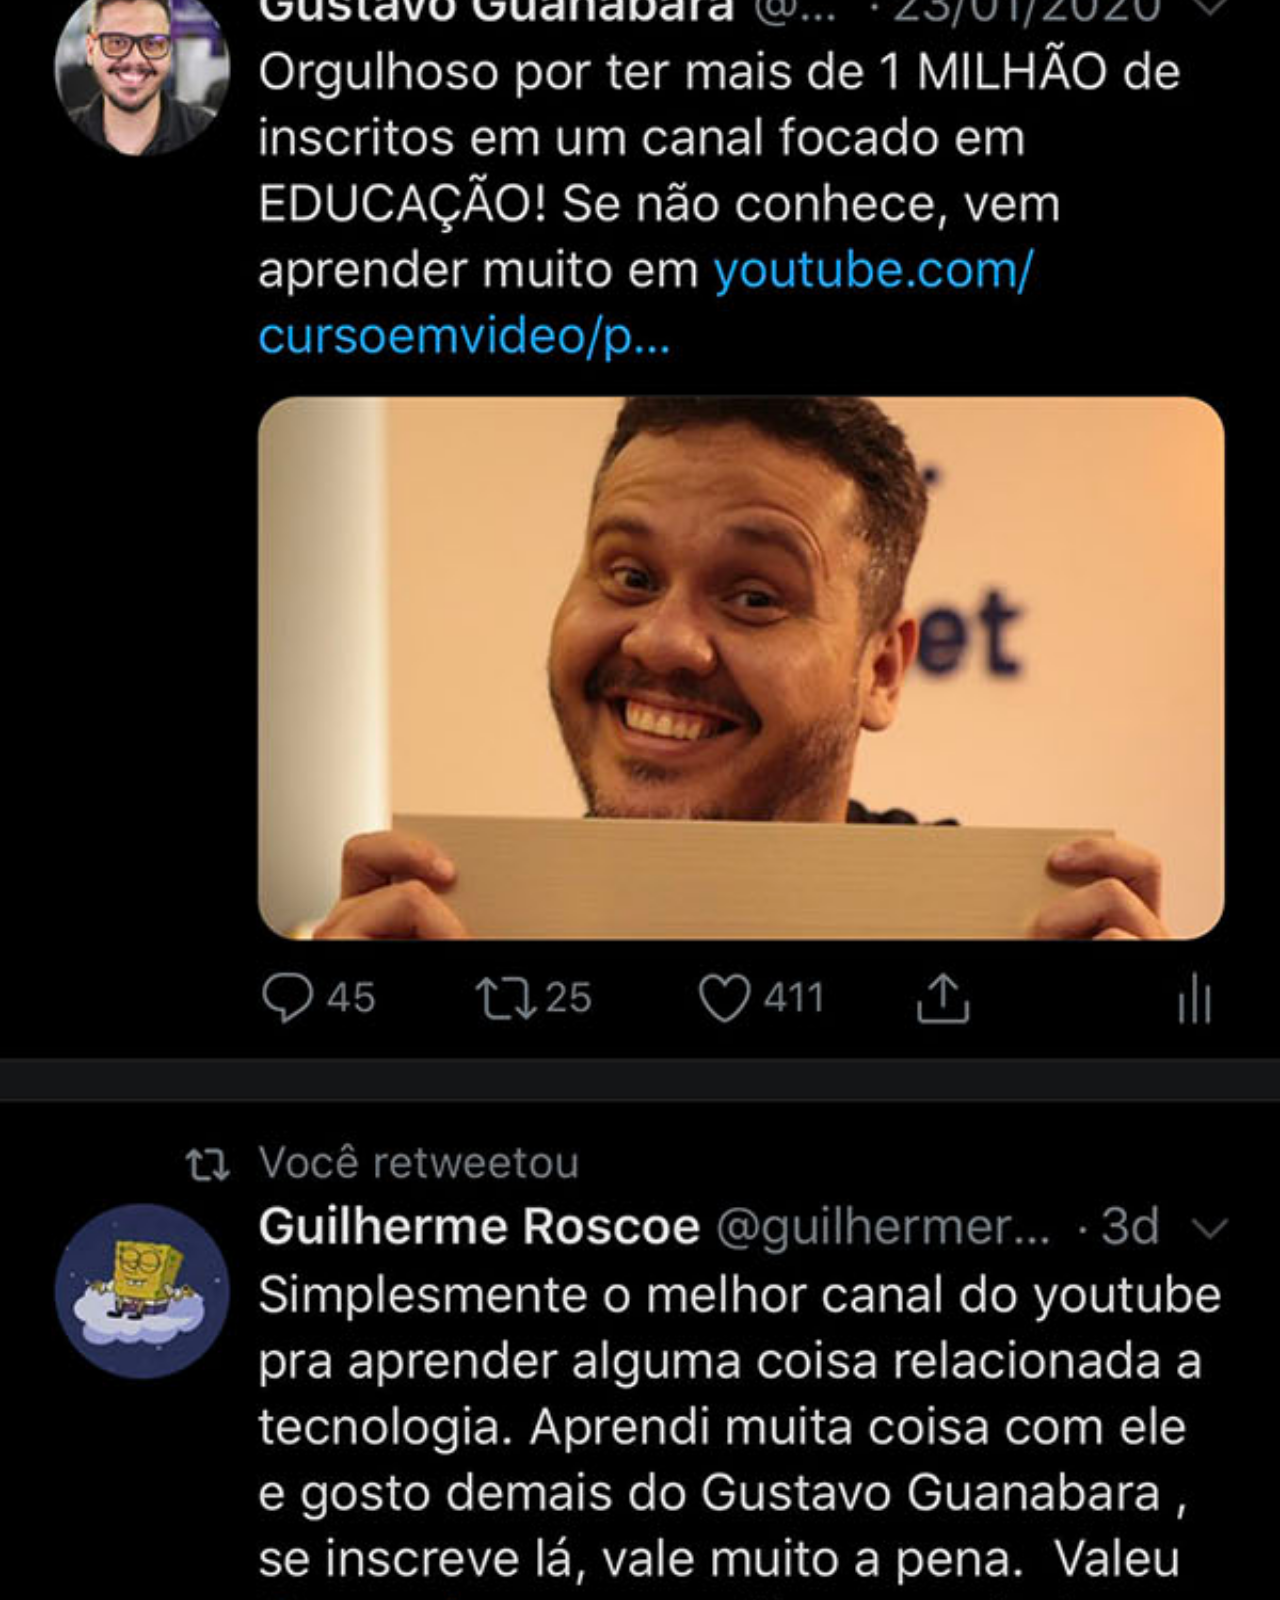
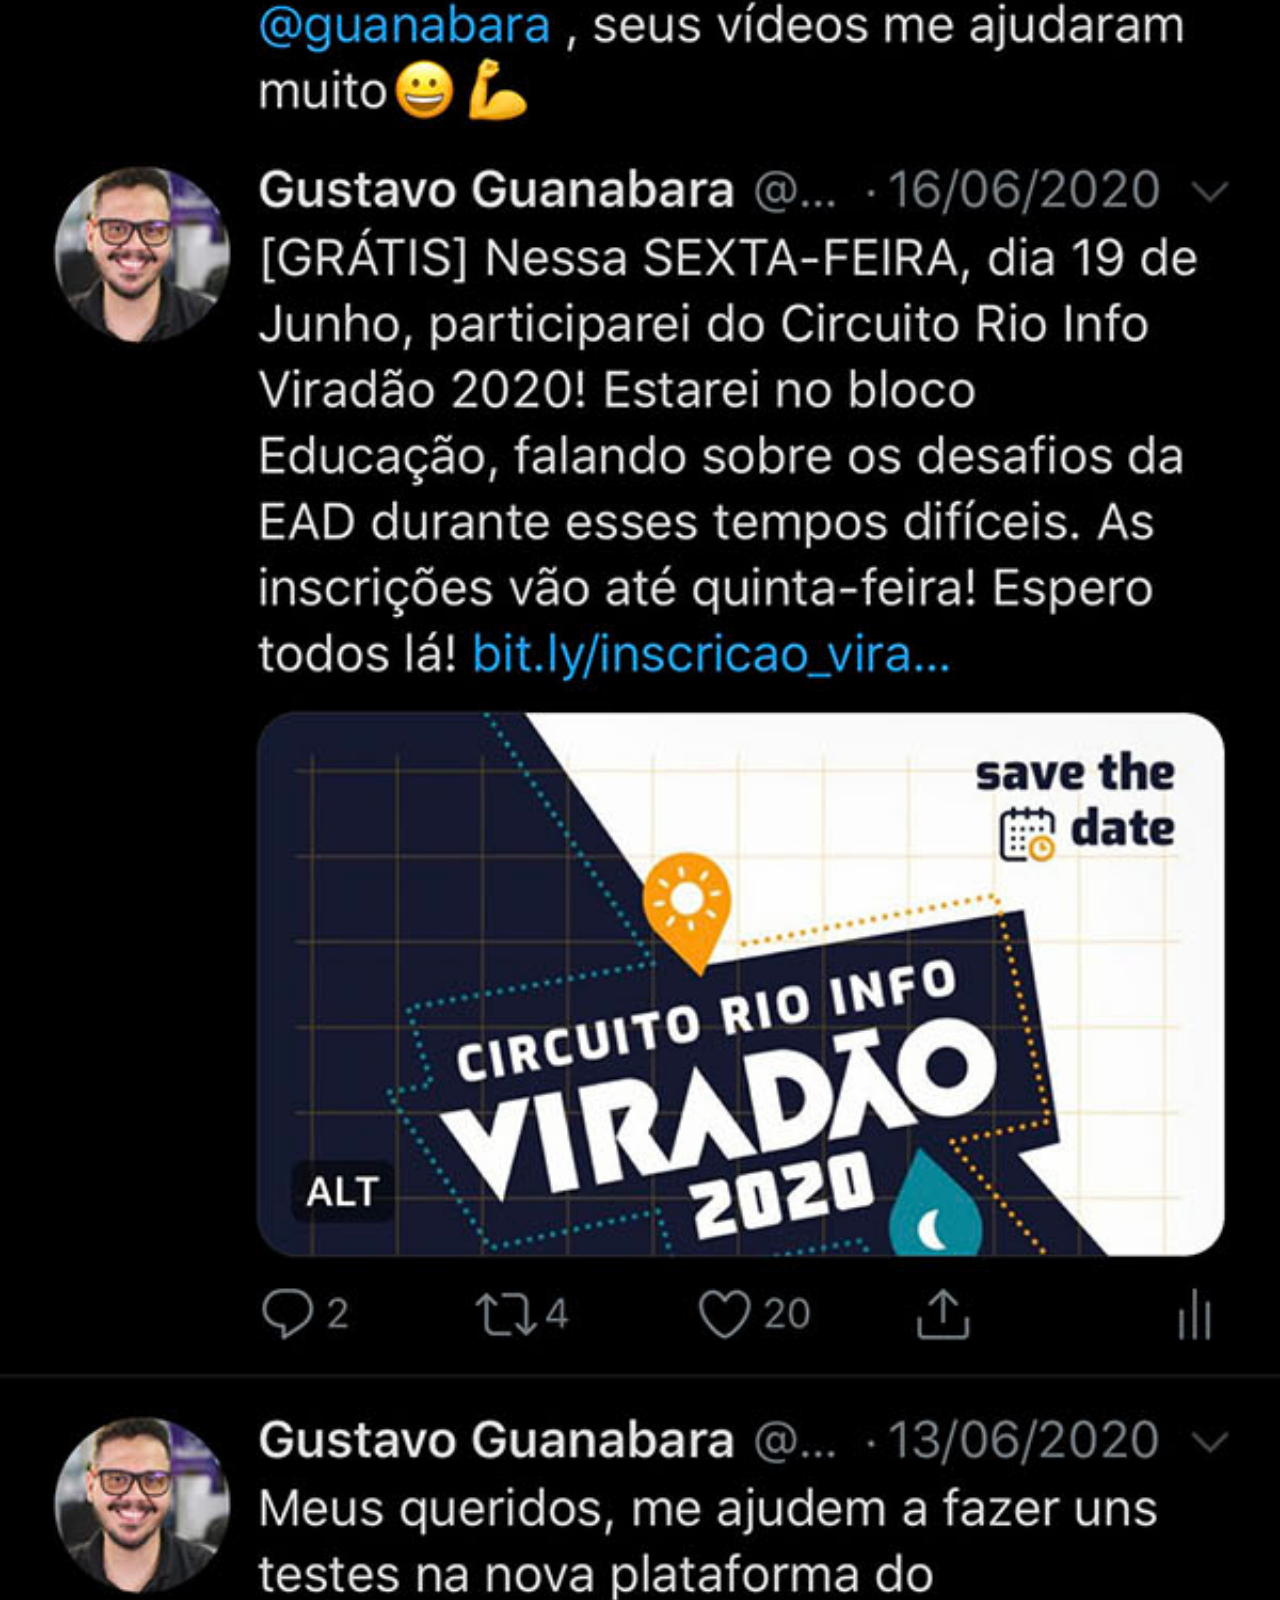
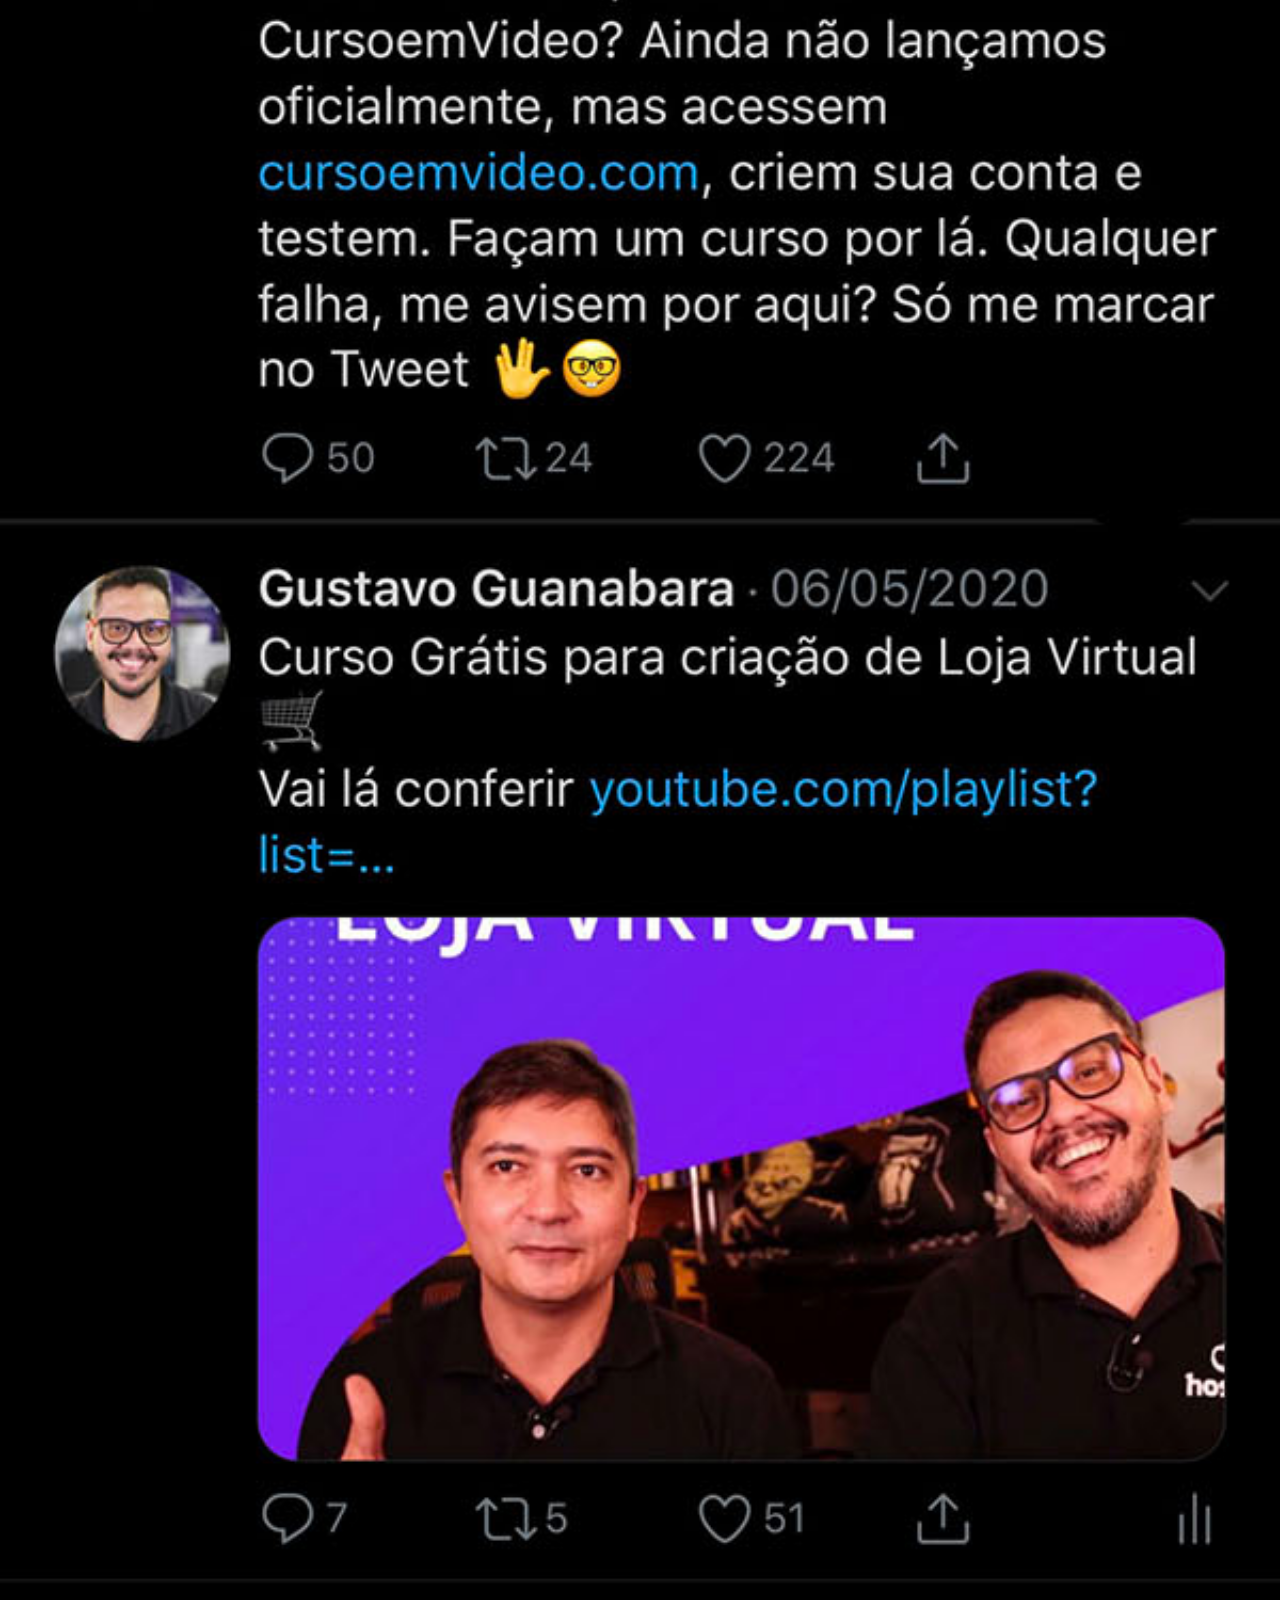
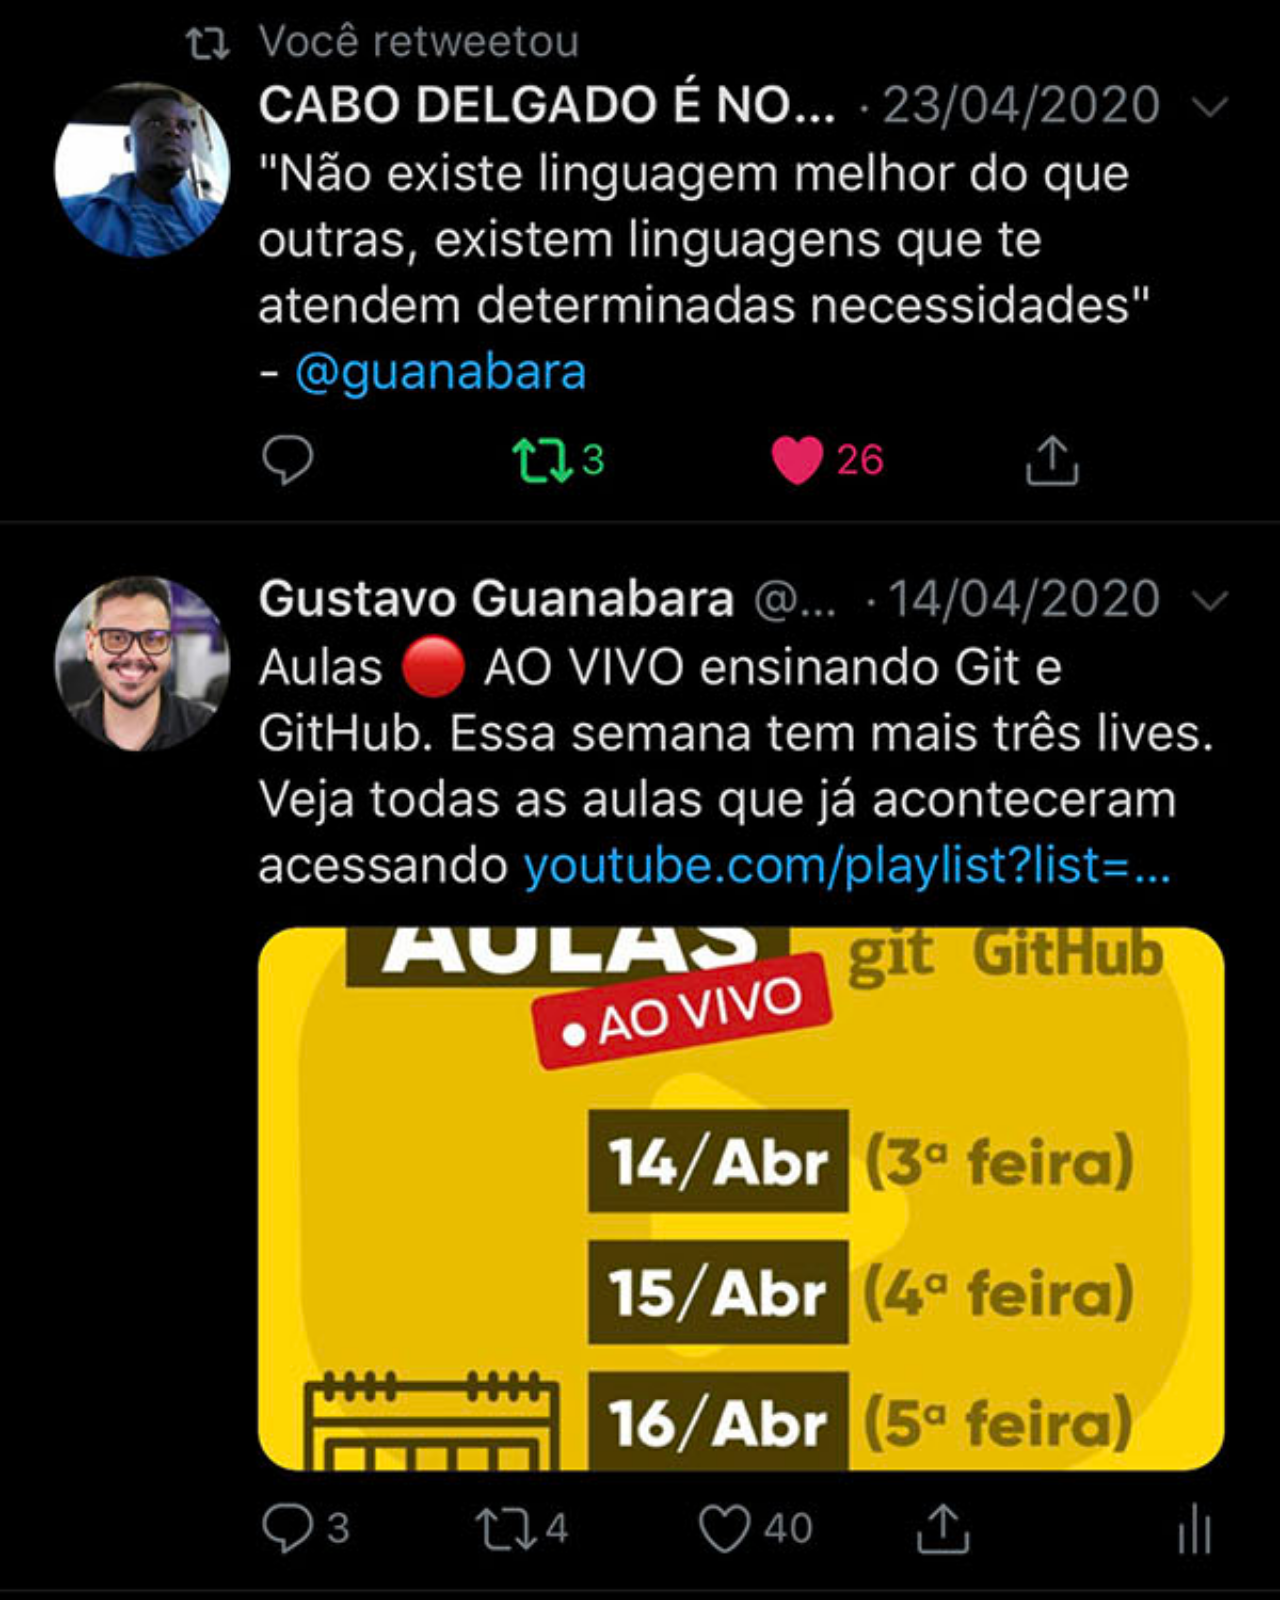
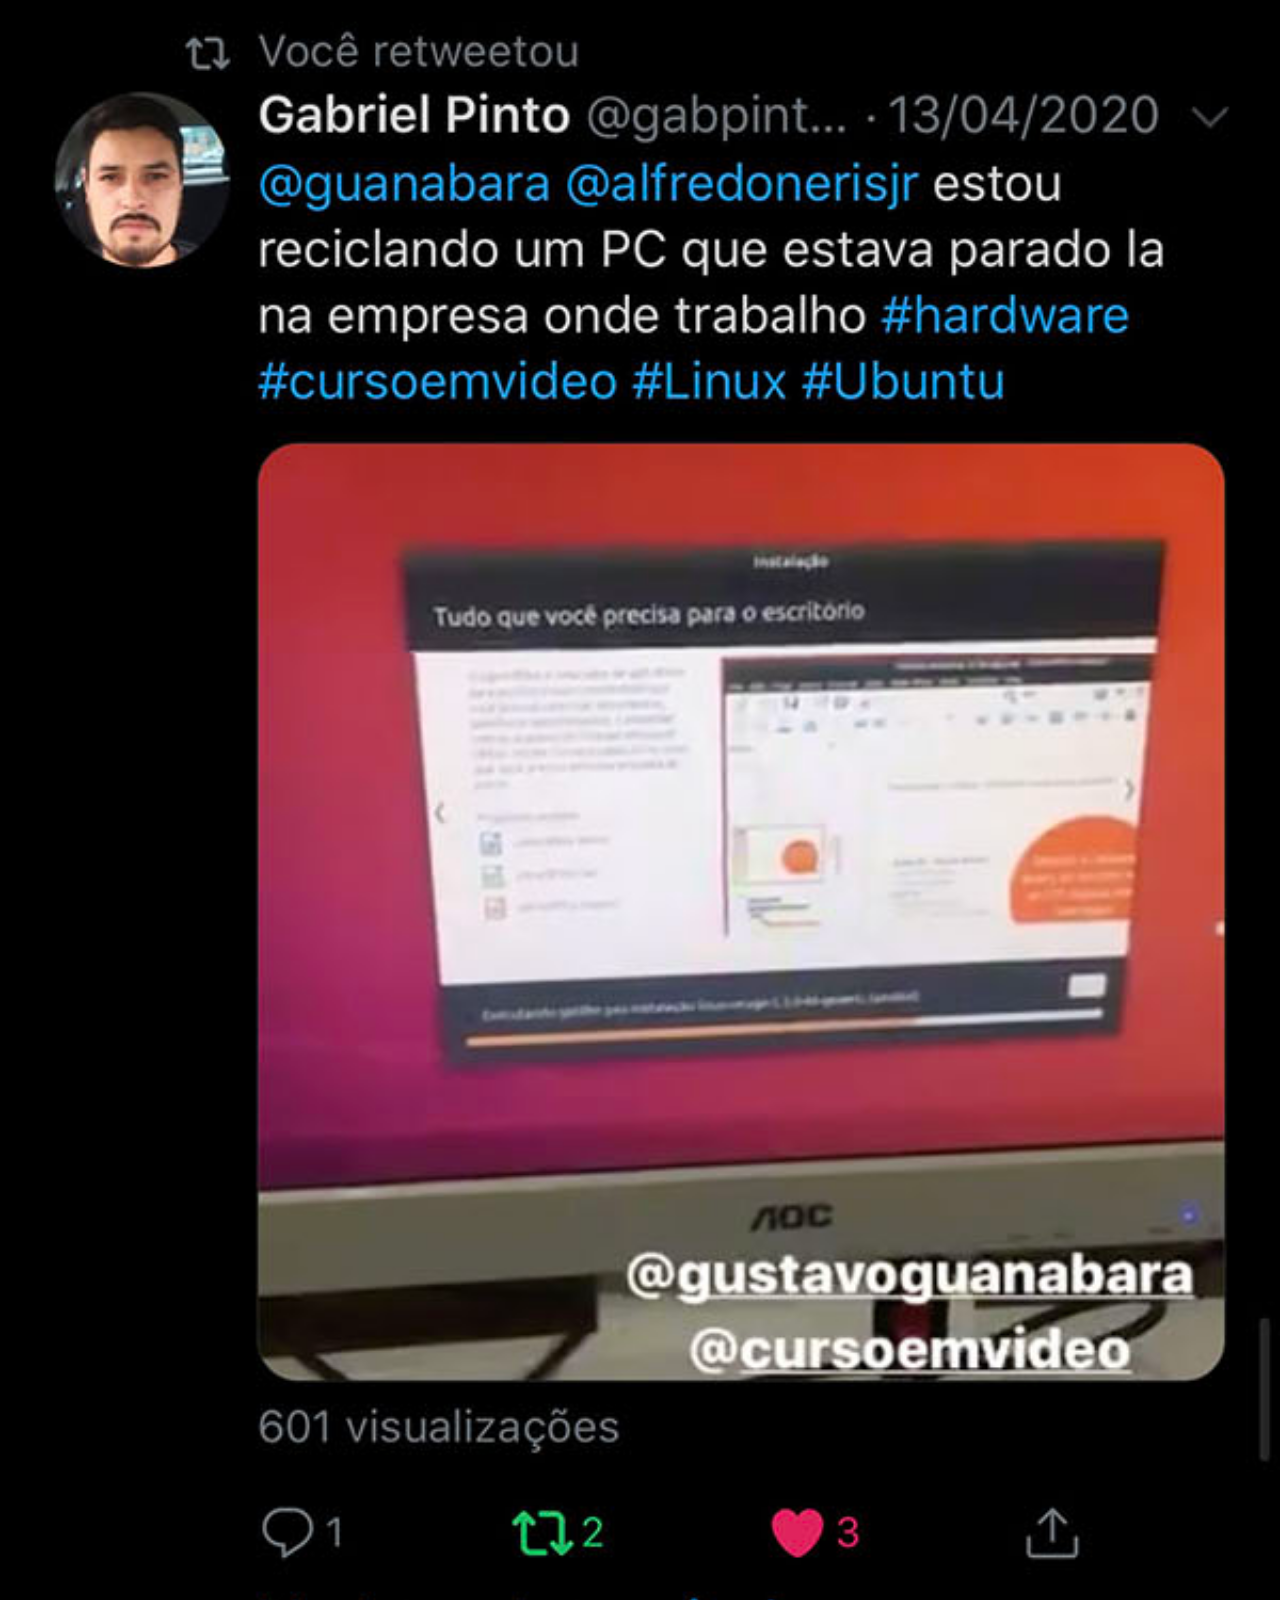
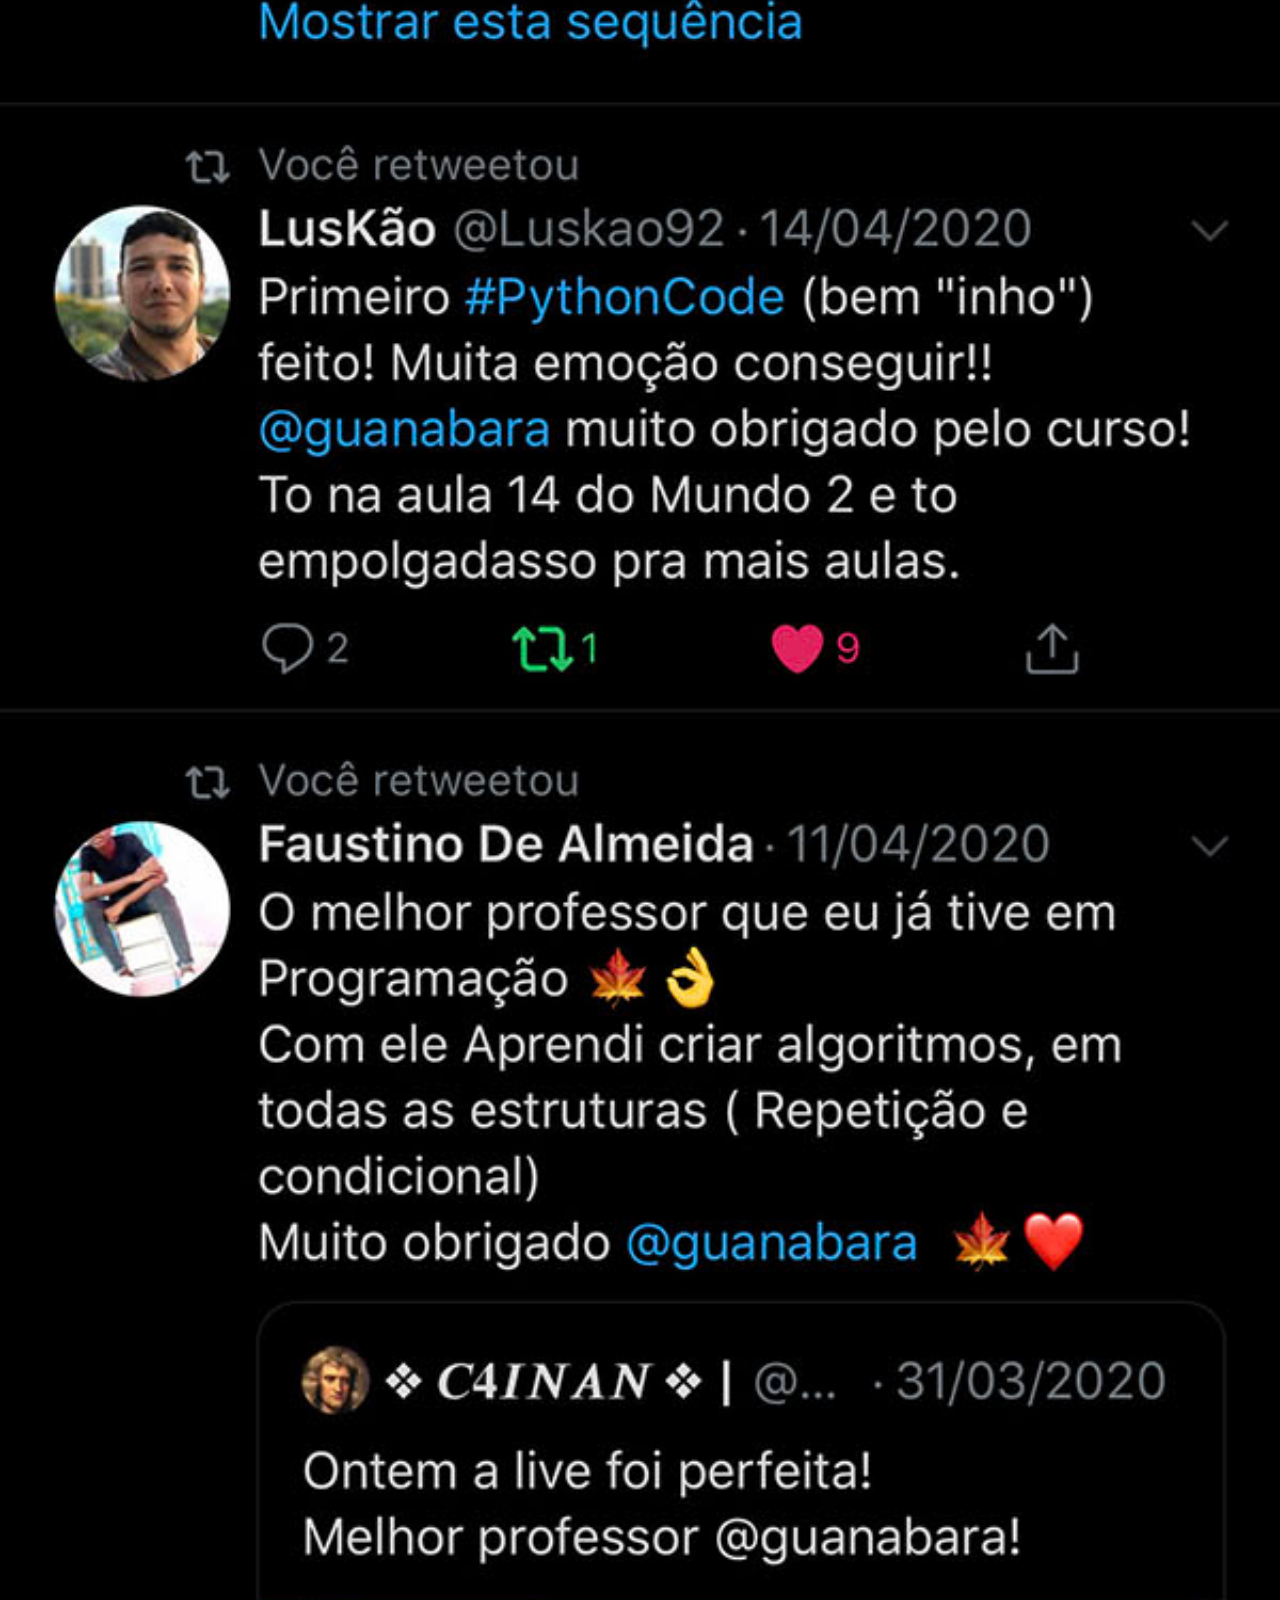
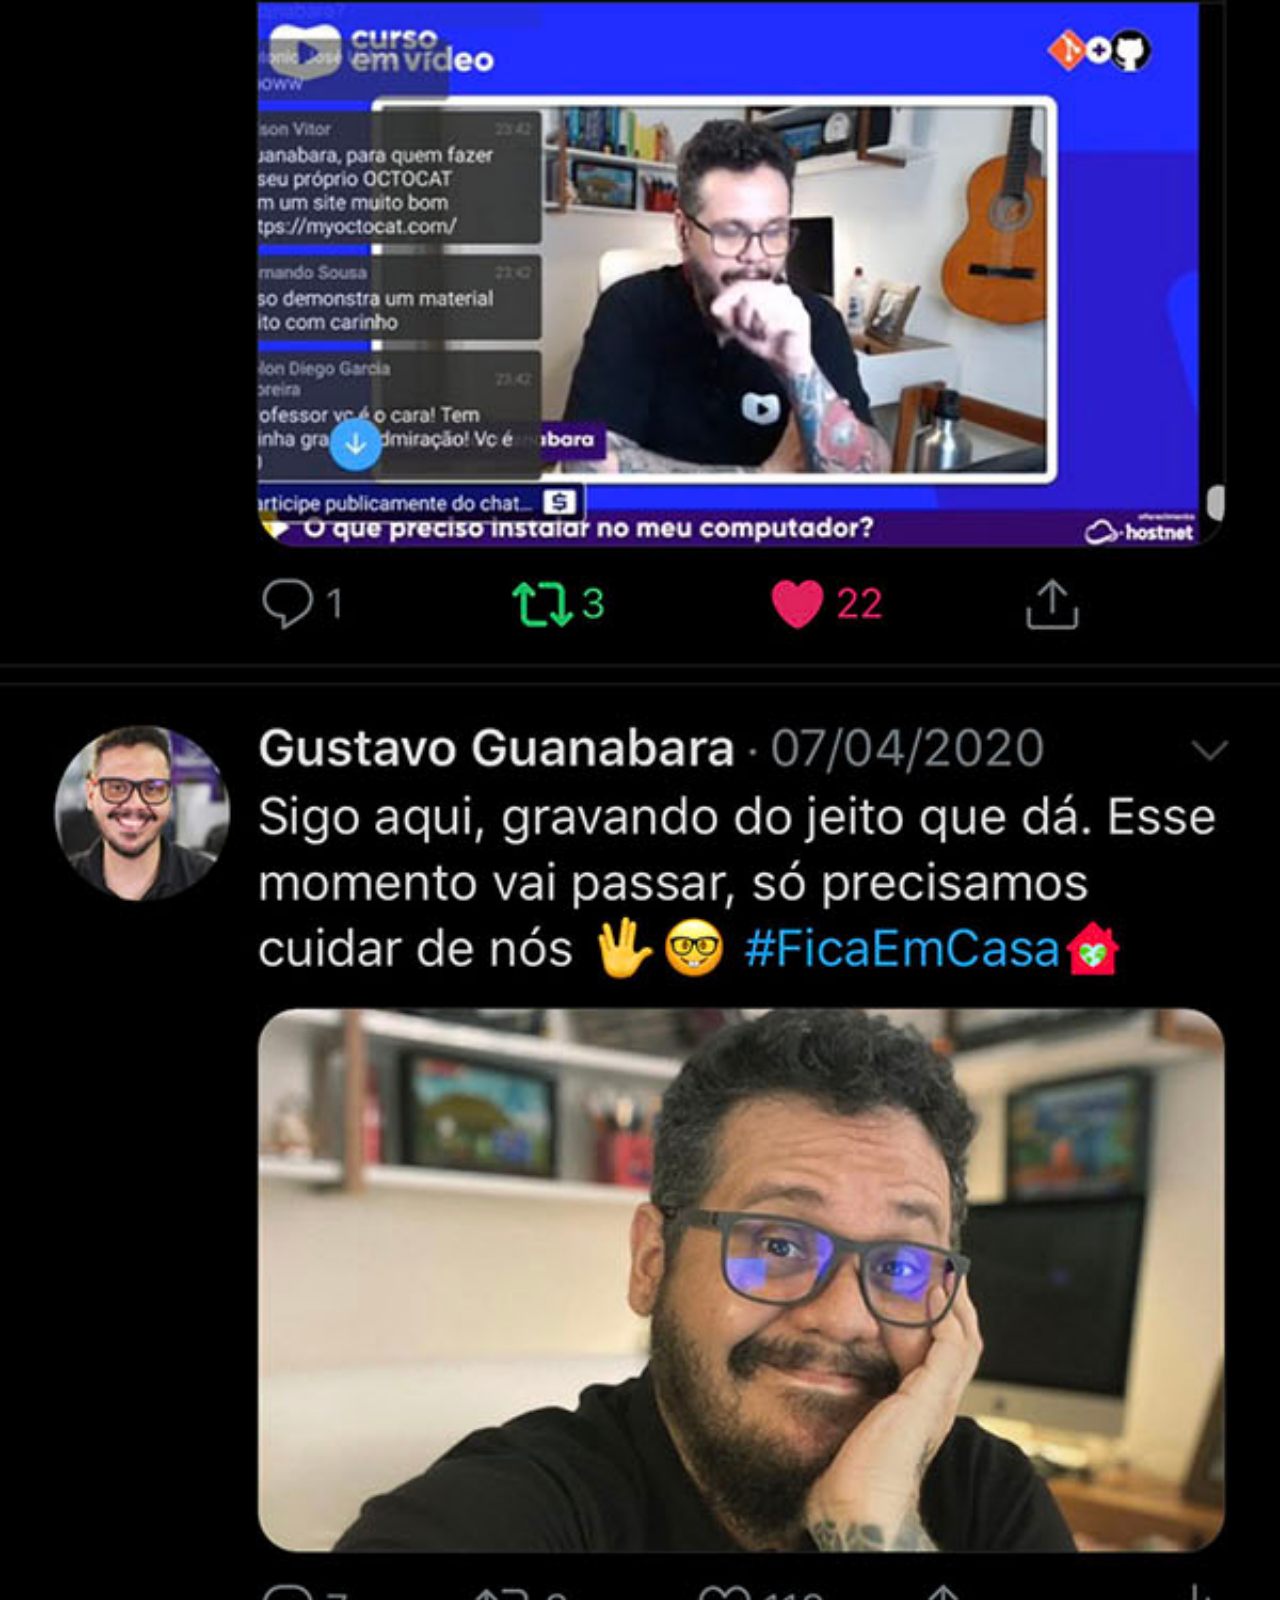
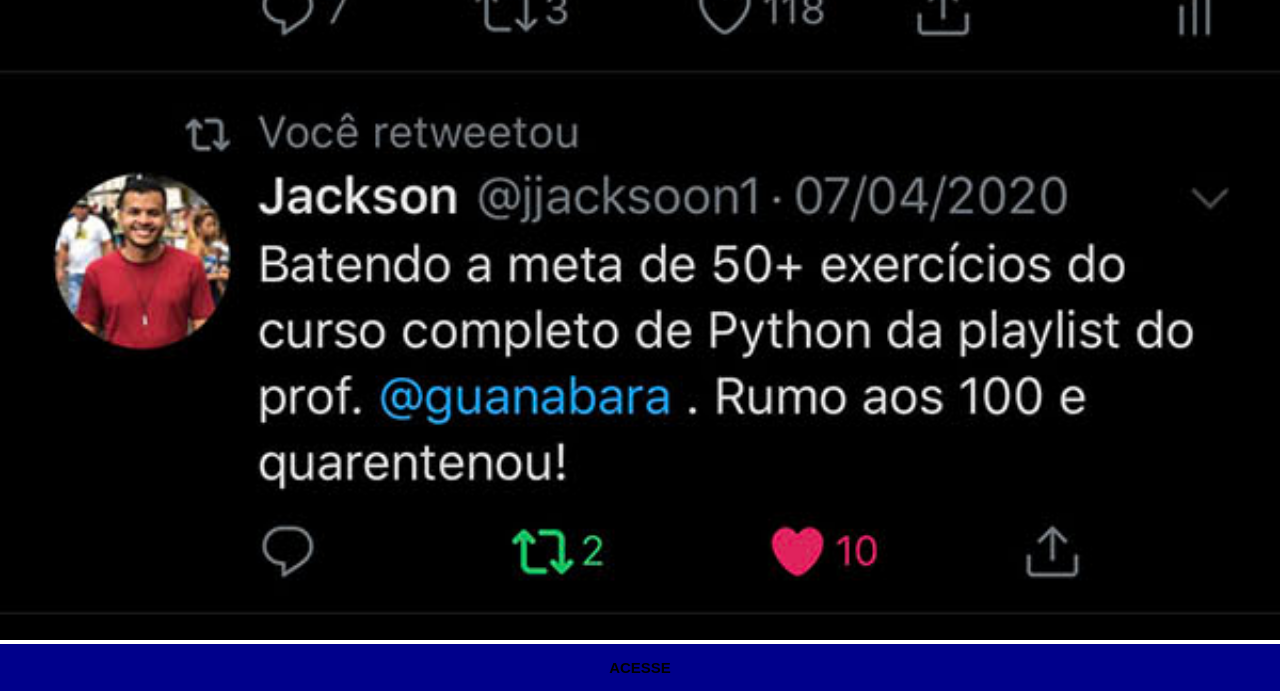
<file: twitter.html>
<!DOCTYPE html>
<html lang="pt-br">
<head>
    <meta charset="UTF-8">
    <meta name="viewport" content="width=device-width, initial-scale=1.0">
    <title>Twitter</title>
    <link rel="stylesheet" href="estilos/social.css">
</head>
<body>
    <img src="imagens/tela-twitter.jpg" alt="Twitter">
    <a href="https://x.com/guanabara" target="_blank">ACESSE</a>
</body>
</html>
</file>
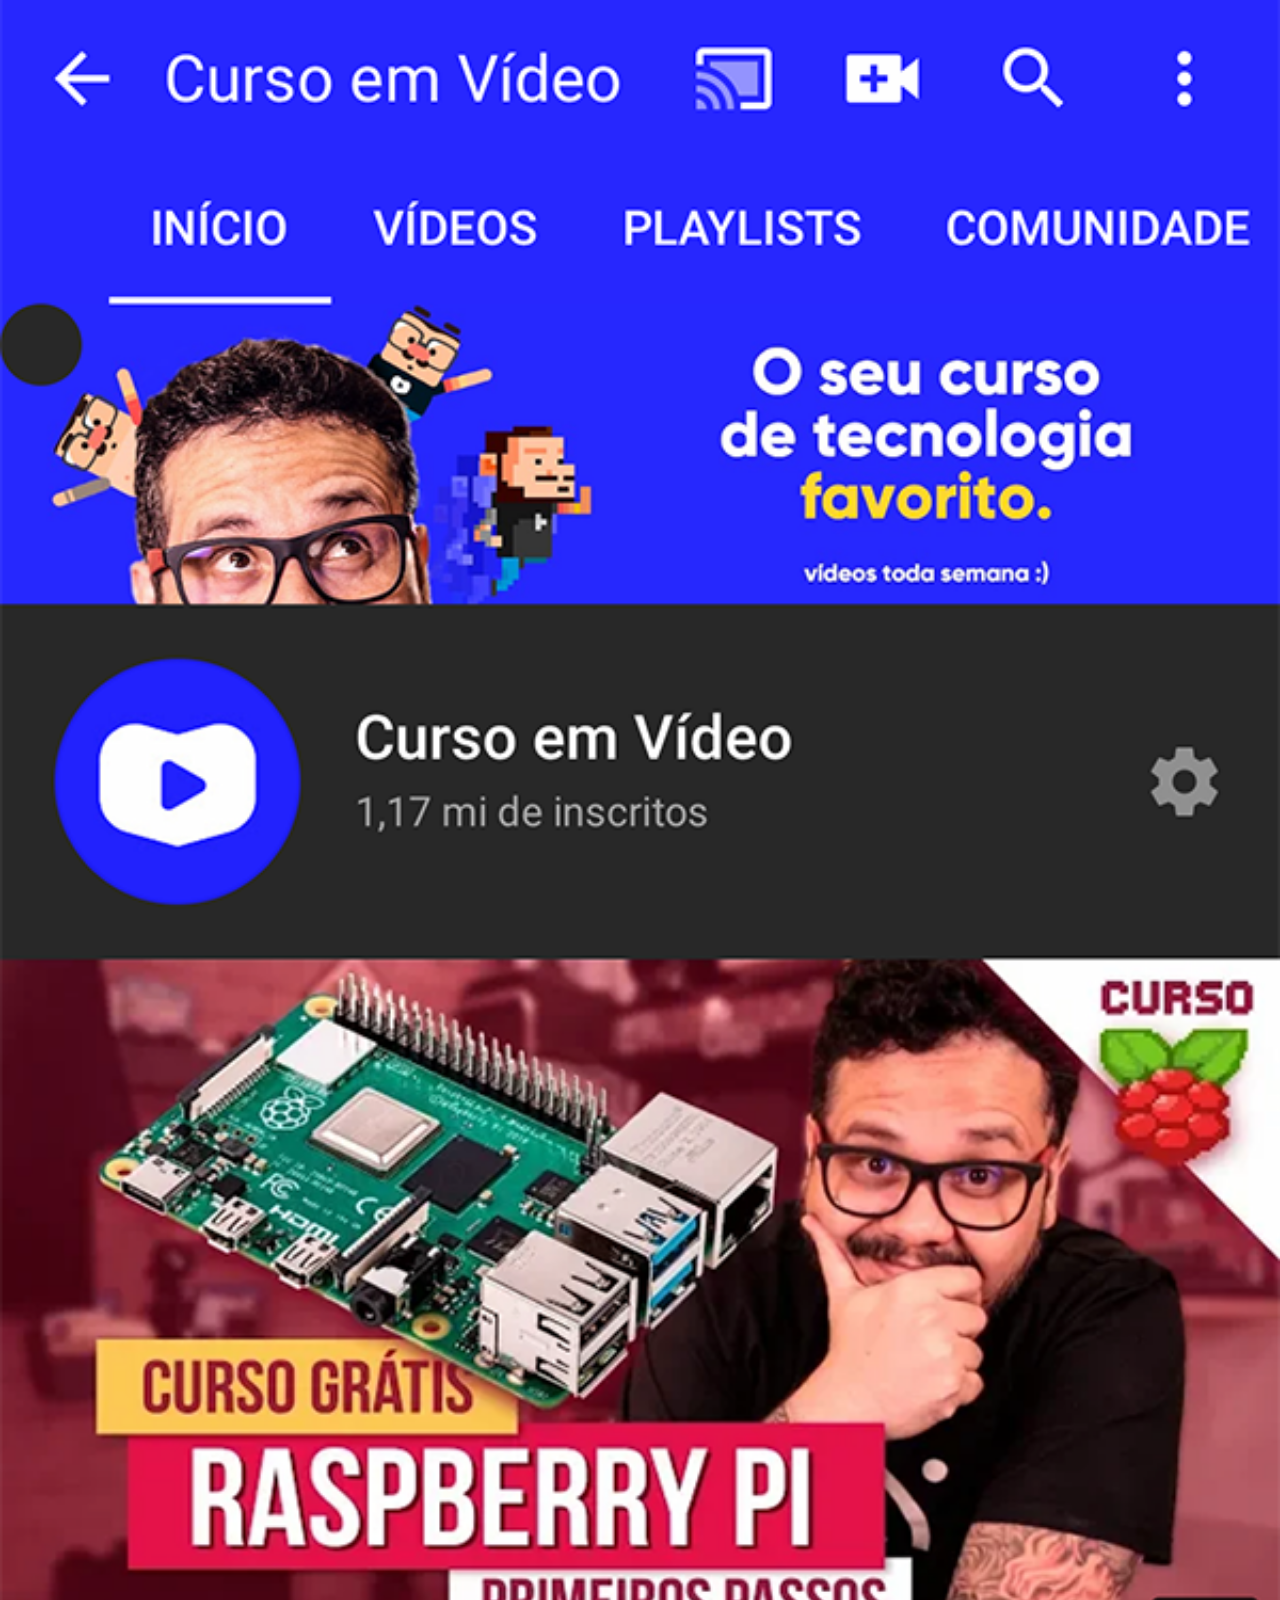
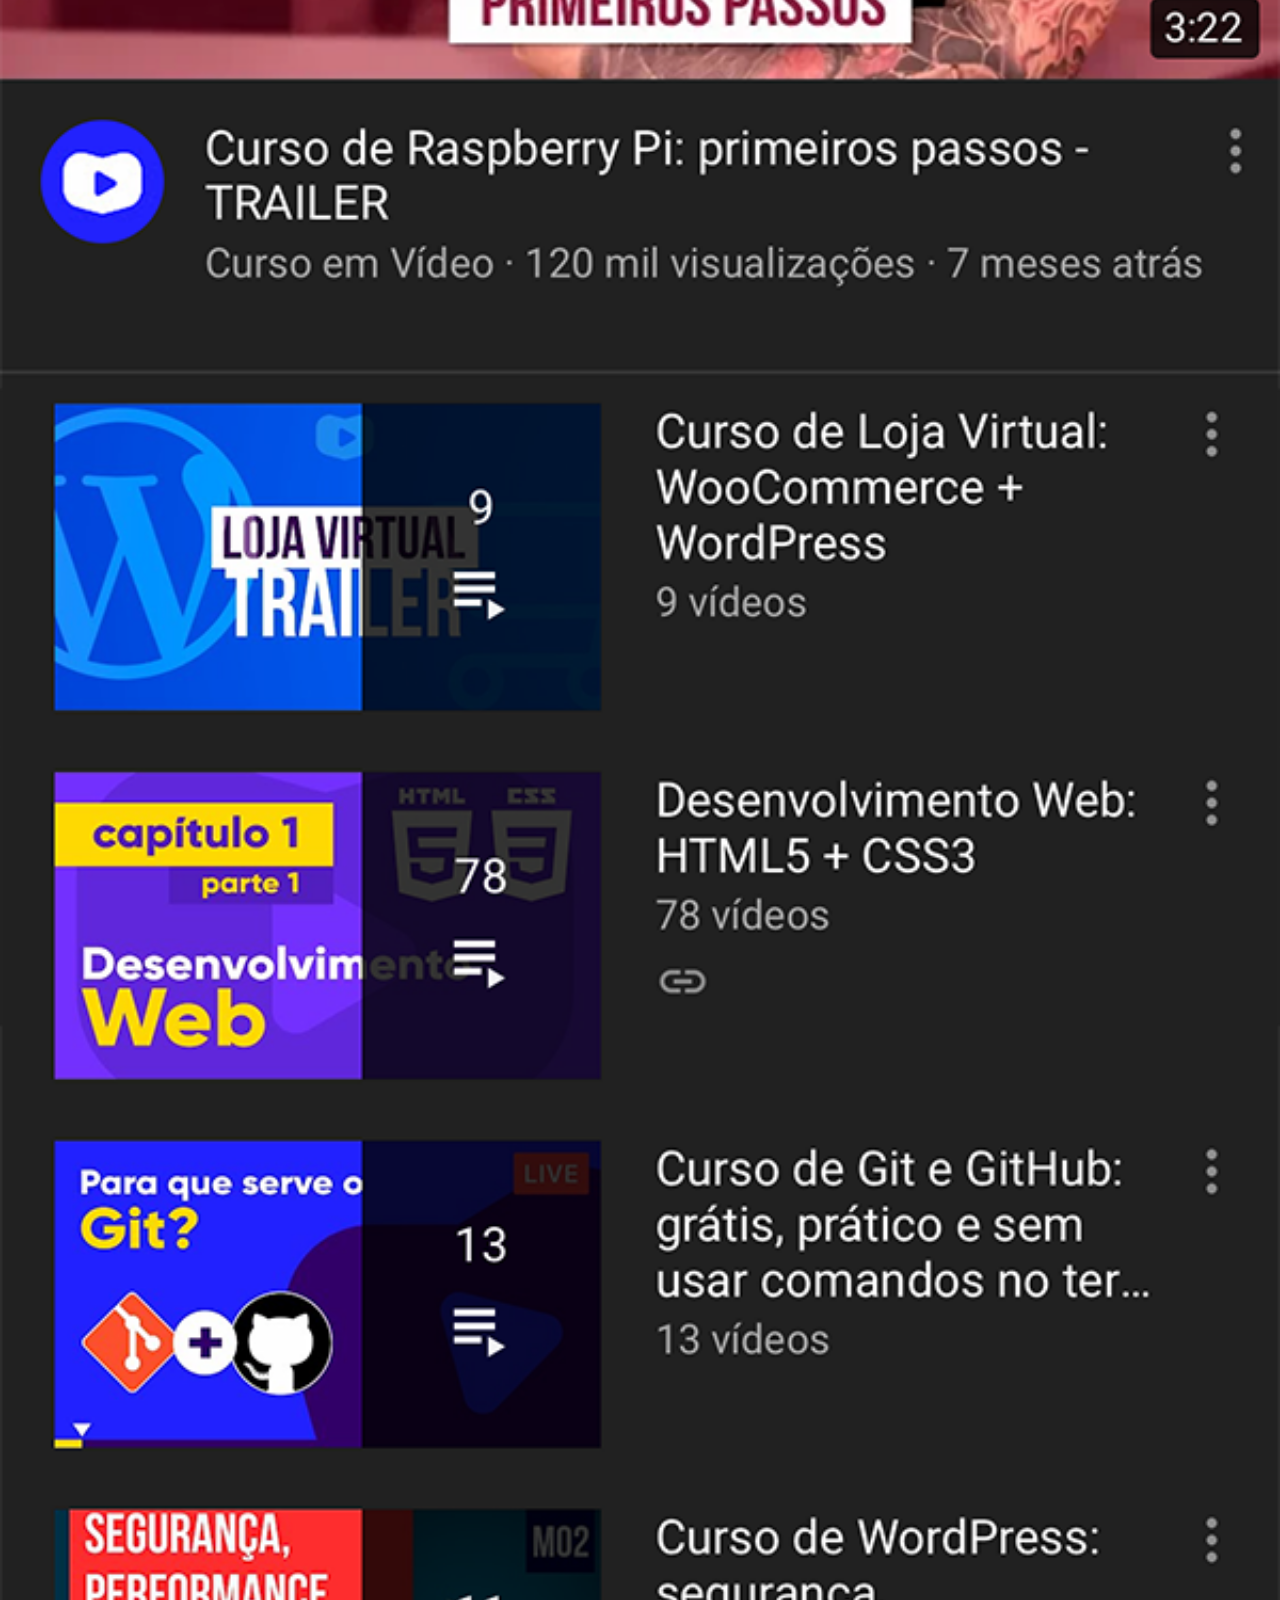
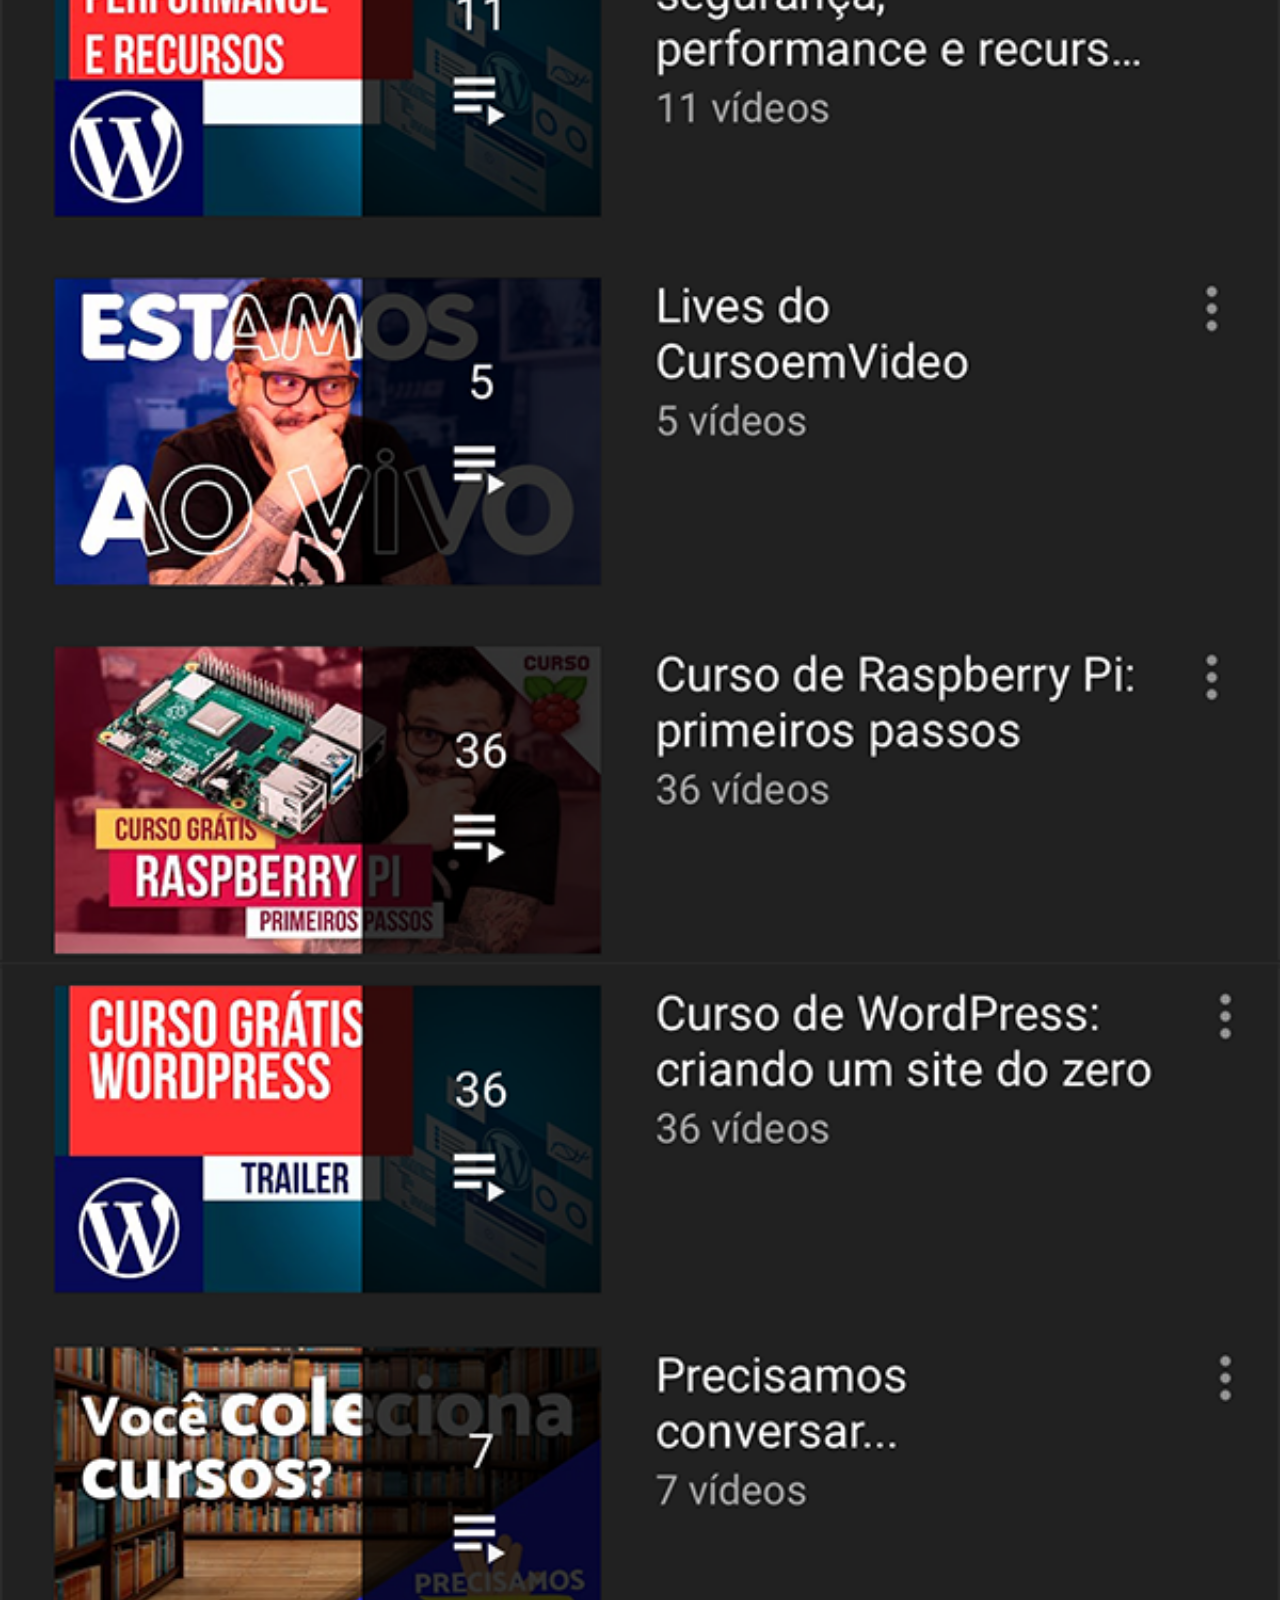
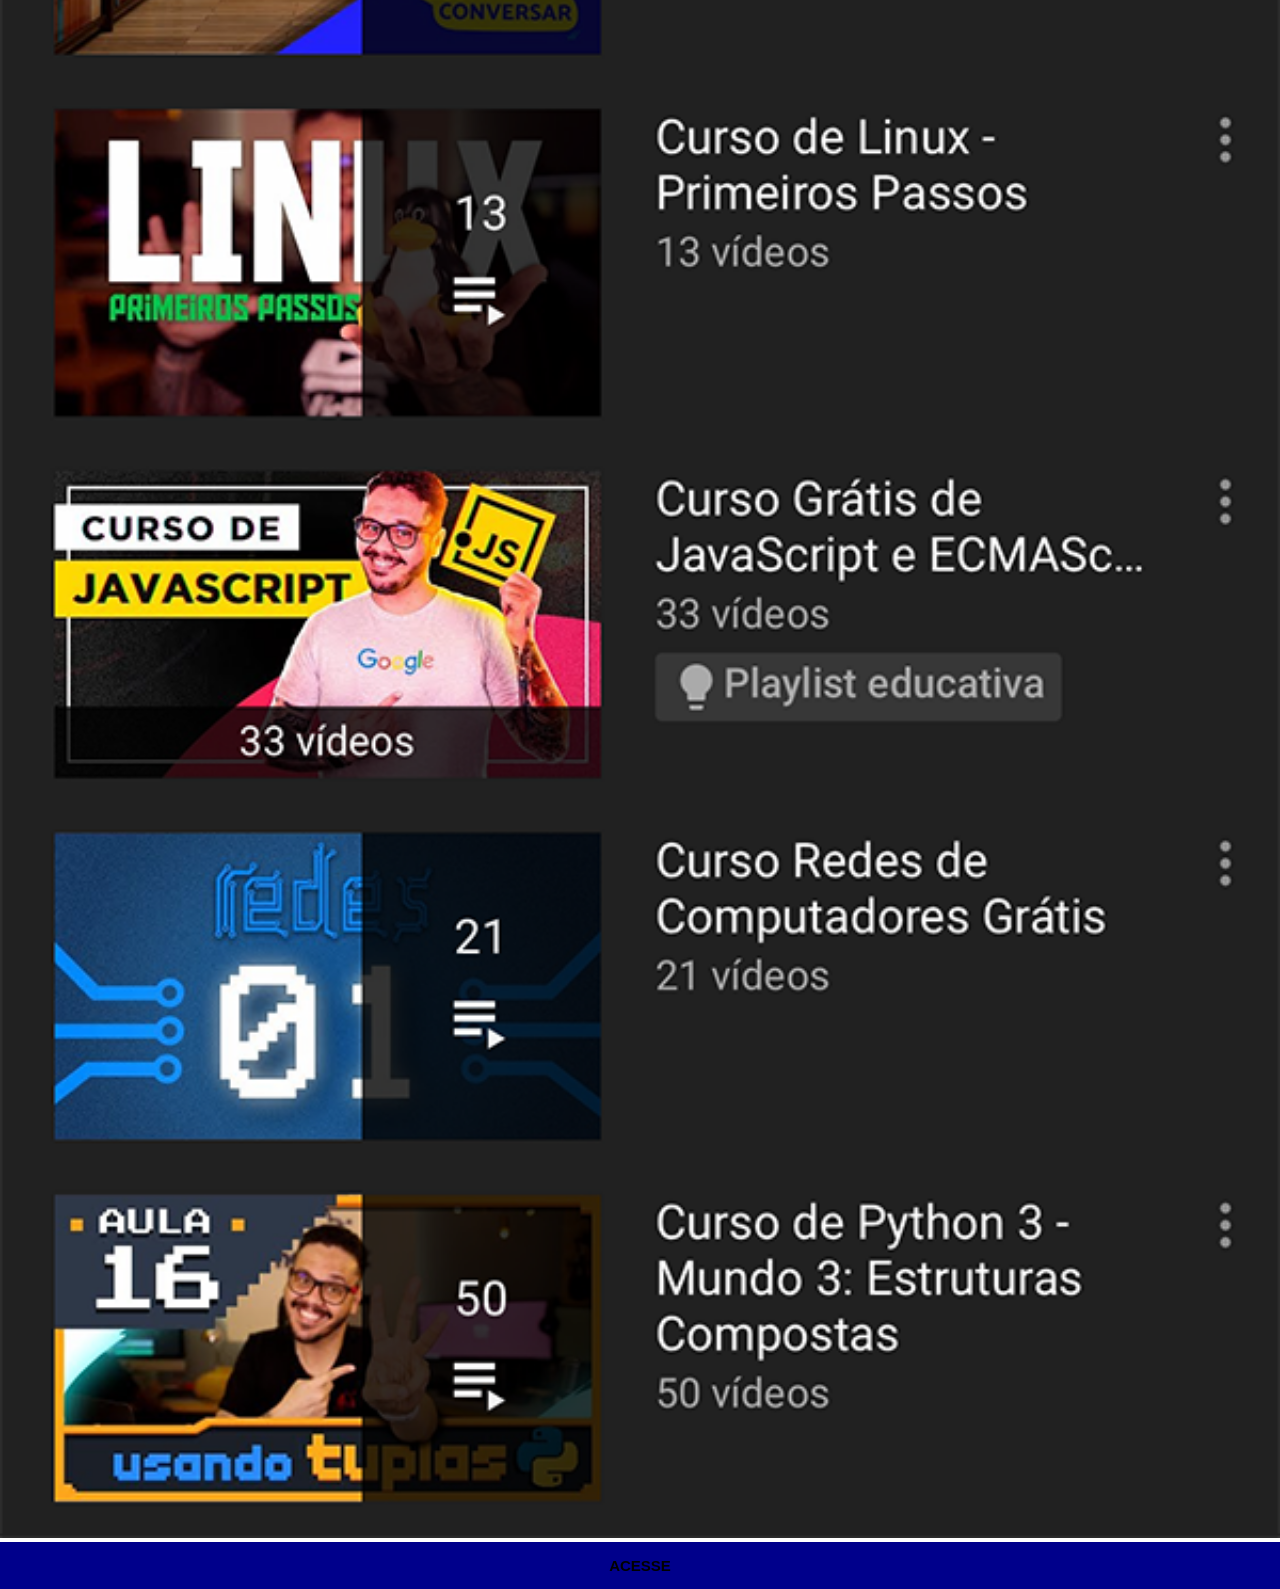
<file: youtube.html>
<!DOCTYPE html>
<html lang="pt-br">
<head>
    <meta charset="UTF-8">
    <meta name="viewport" content="width=device-width, initial-scale=1.0">
    <title>Youtube</title>
    <link rel="stylesheet" href="estilos/social.css">
</head>
<body>
    <img src="imagens/tela-youtube.png" alt="Youtube">
    <a href="https://www.youtube.com/@cursoemvideo/playlists" target="_blank">ACESSE</a>
</body>
</html>
</file>
<file: estilos/style.css>
@charset "UTF-8";

*{
    padding: 0px;
    margin: 0px;
    font-family: Arial, Helvetica, sans-serif;
}

html, body{
    height: 100vh;
    width: 100vw;
    background-color: black;
}

body{
    background: url(../imagens/fundo-madeira.jpg) no-repeat center center;
    background-size: cover;
    background-attachment: fixed;
}   

main{
    position: relative; 
    height: 100vh; 
    width: 100vw;
}

section#telefone{
    position: absolute;
    top: 50%;
    left: 50%;
    transform: translate(-50%, -50%);
    height: 627px;
    width: 311px;
    background: url('../imagens/frame-iphone.png') no-repeat;
}
iframe#tela{
    position: relative;
    top: 80px;
    left: 22px;
    width:267px;
    height: 471px;
}

section#redes-sociais img{
    width: 50px;
    margin: 10px;
    border-radius: 50%;
    box-shadow: 2px 2px 5px black;
    box-sizing: border-box;
}

section#redes-sociais{
    text-align: right;
    margin-right: 10px;
    
}

section#redes-sociais img:hover{
    border: 2px solid rgba(255, 255, 255, 0.664);
    transform: translate(3px, 3px);
    box-shadow: 5px 5px 10px black;
    transition: transform 0.4s, border 1s;
}
</file>
<file: estilos/social.css>
@charset "UTF-8";

        *{
        margin: 0px;
        padding: 0px;
        font-family: Arial, Helvetica, sans-serif;
        }

        ::-webkit-scrollbar{
            width: 0px;
            height: 0px;
        }

        img{
            width: 100vw;
        }

        a{
            display: block;
            background-color: darkblue;
            color: black;
            padding: 15px;
            font-size: 15px;
            text-align: center;
            font-weight: bolder;
            text-decoration: none;
         }

         a:hover {
            background-color: blue;
         }
</file>
